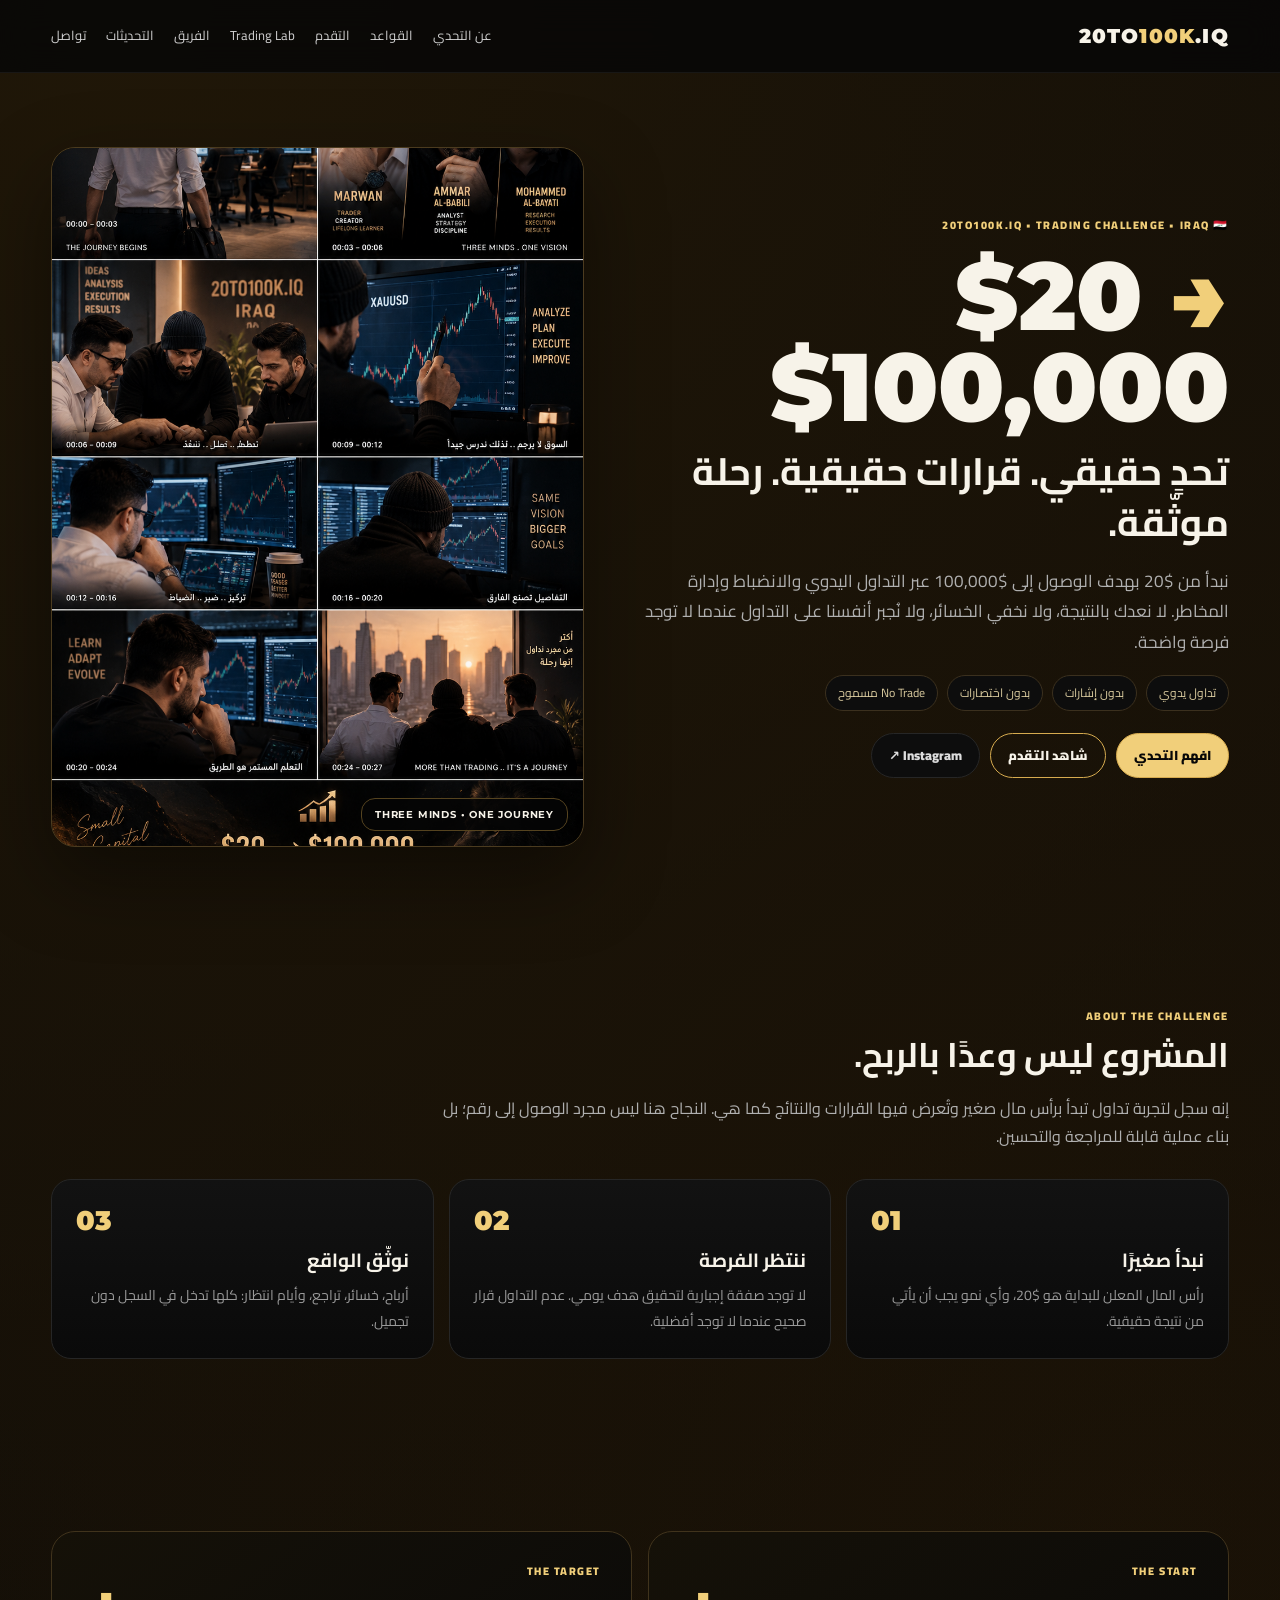
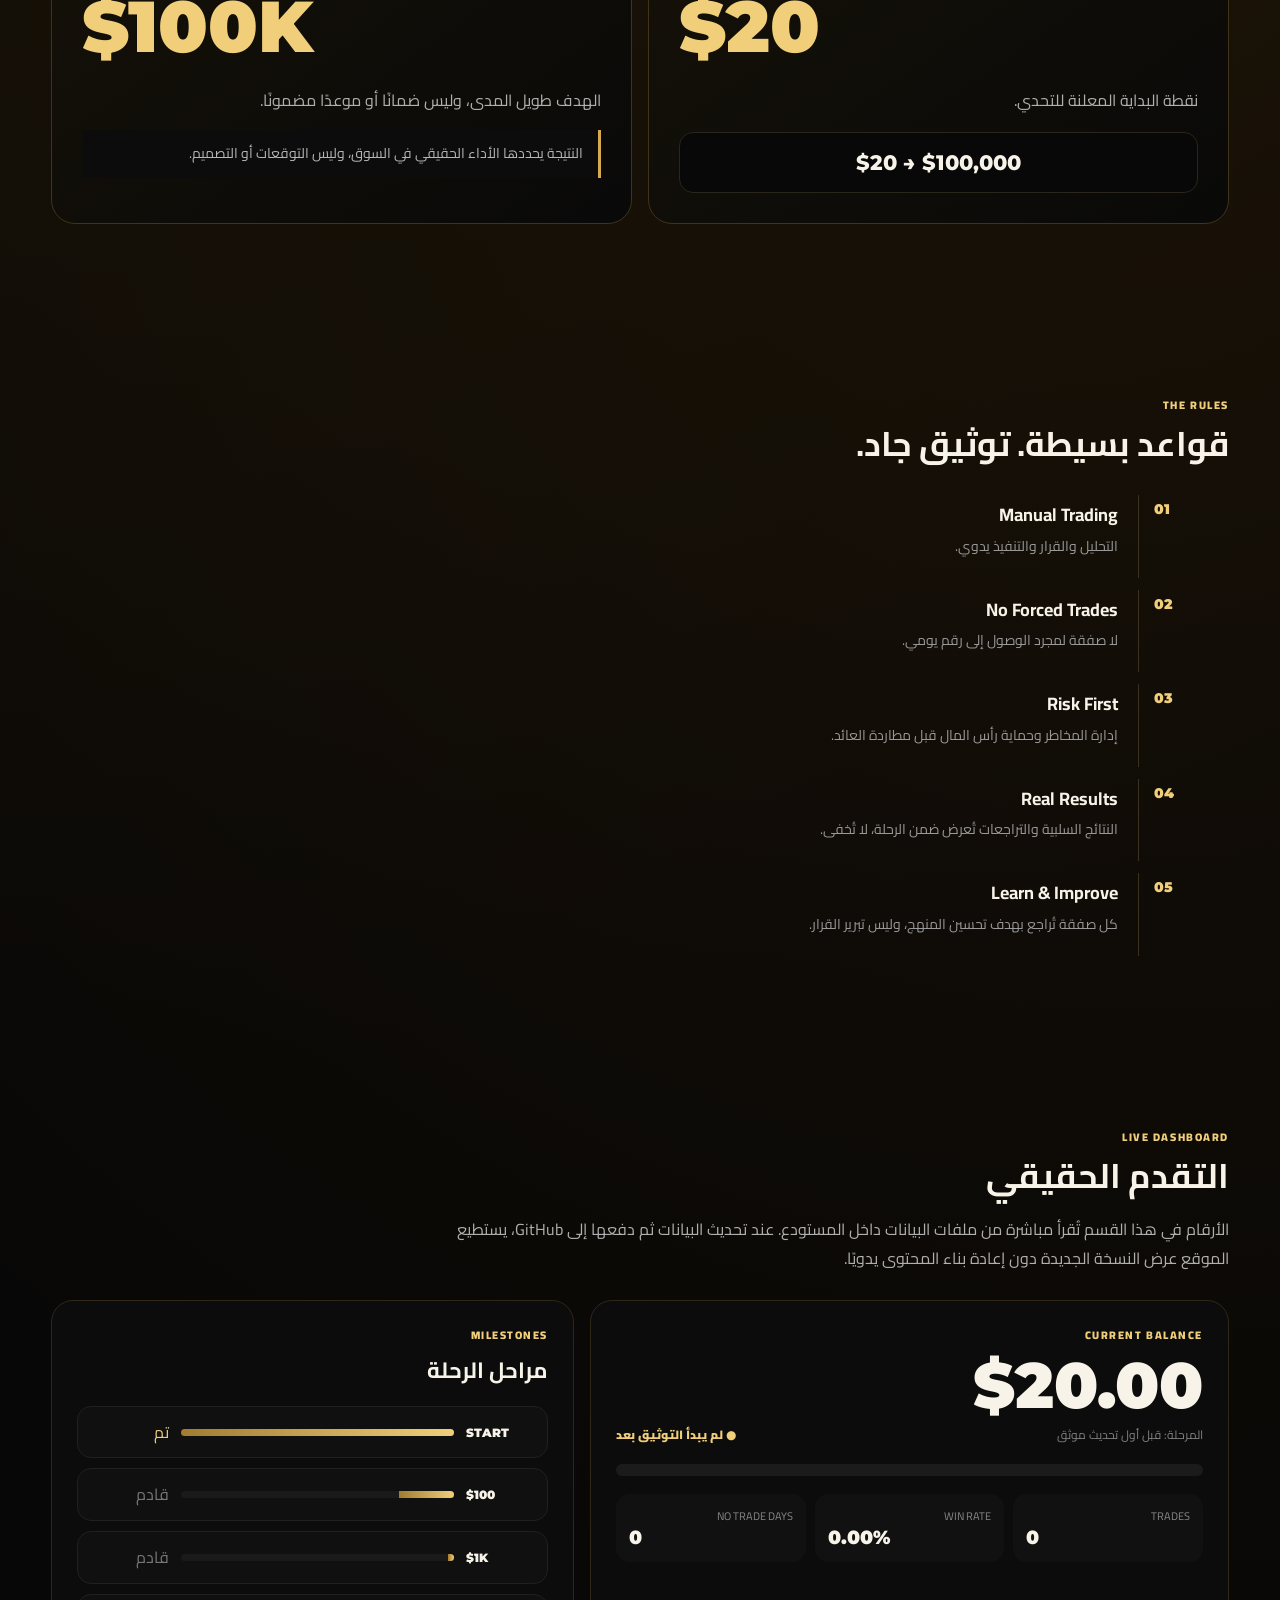
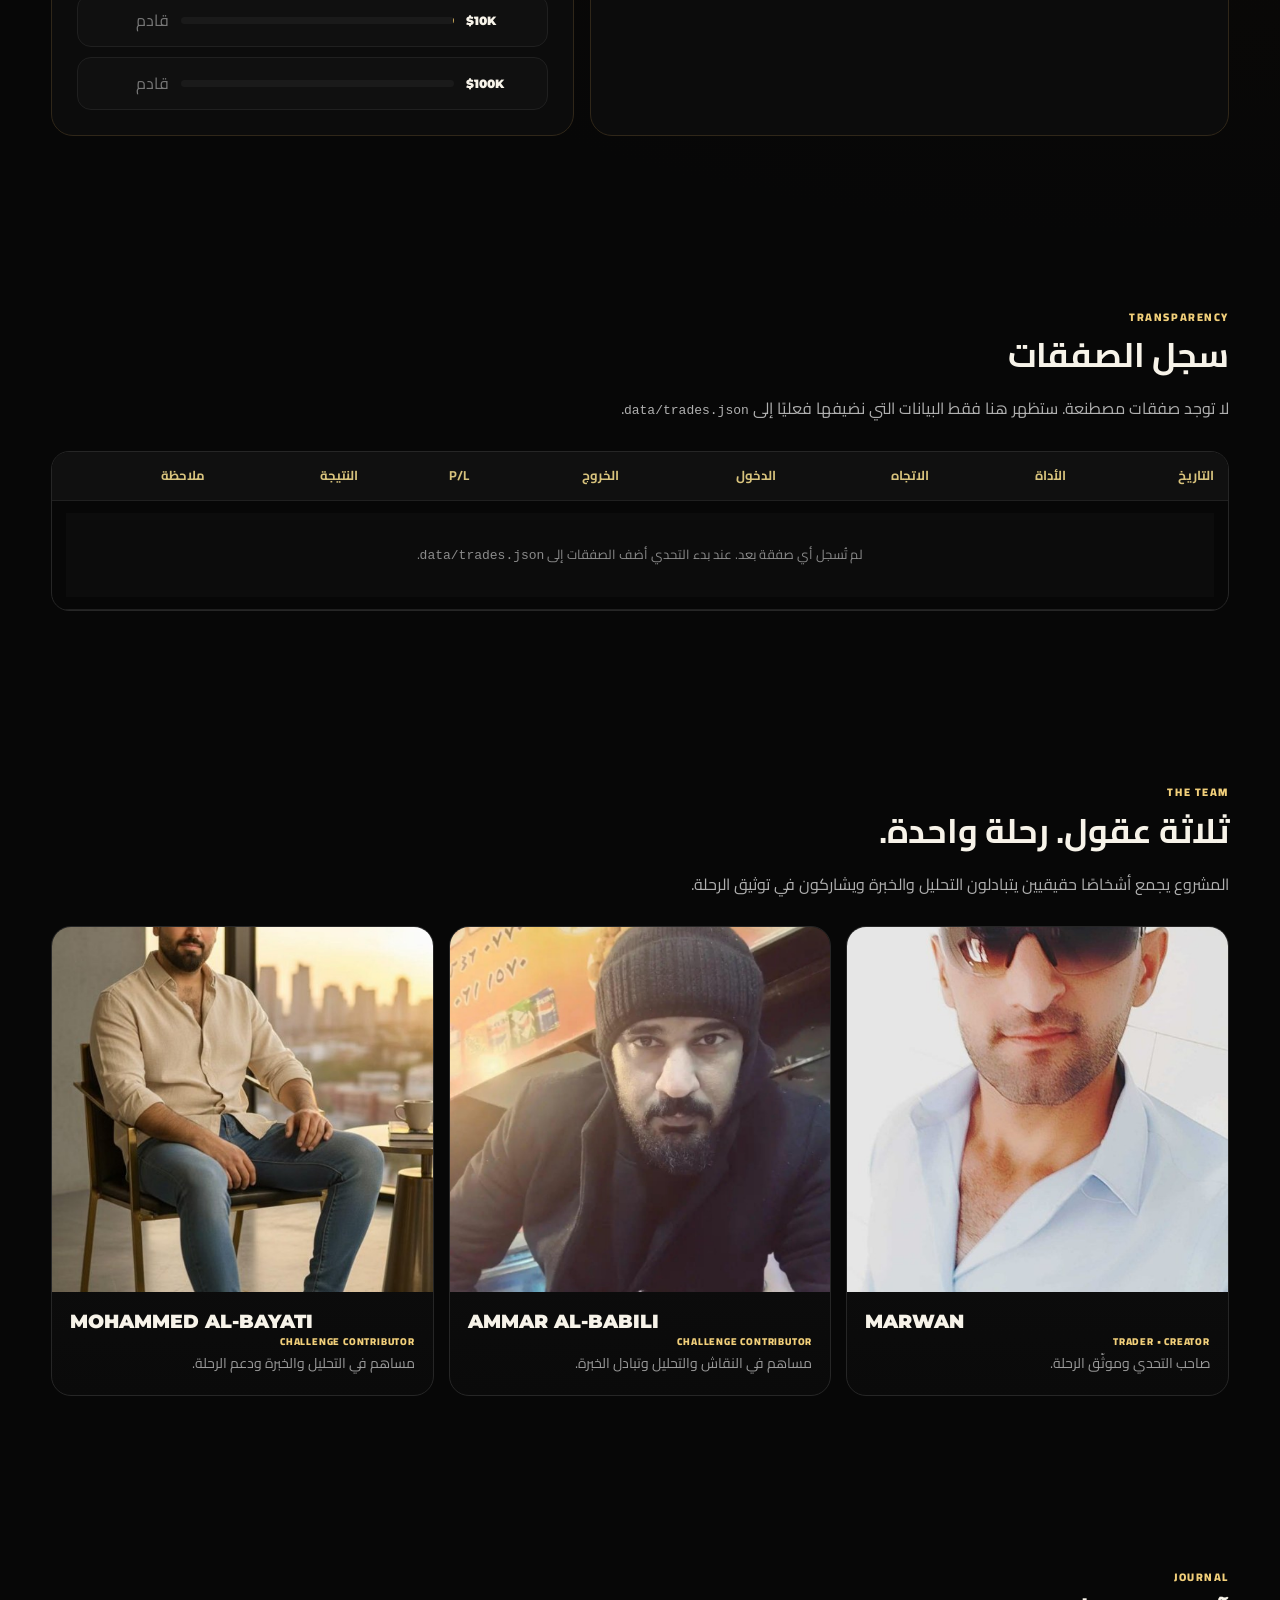
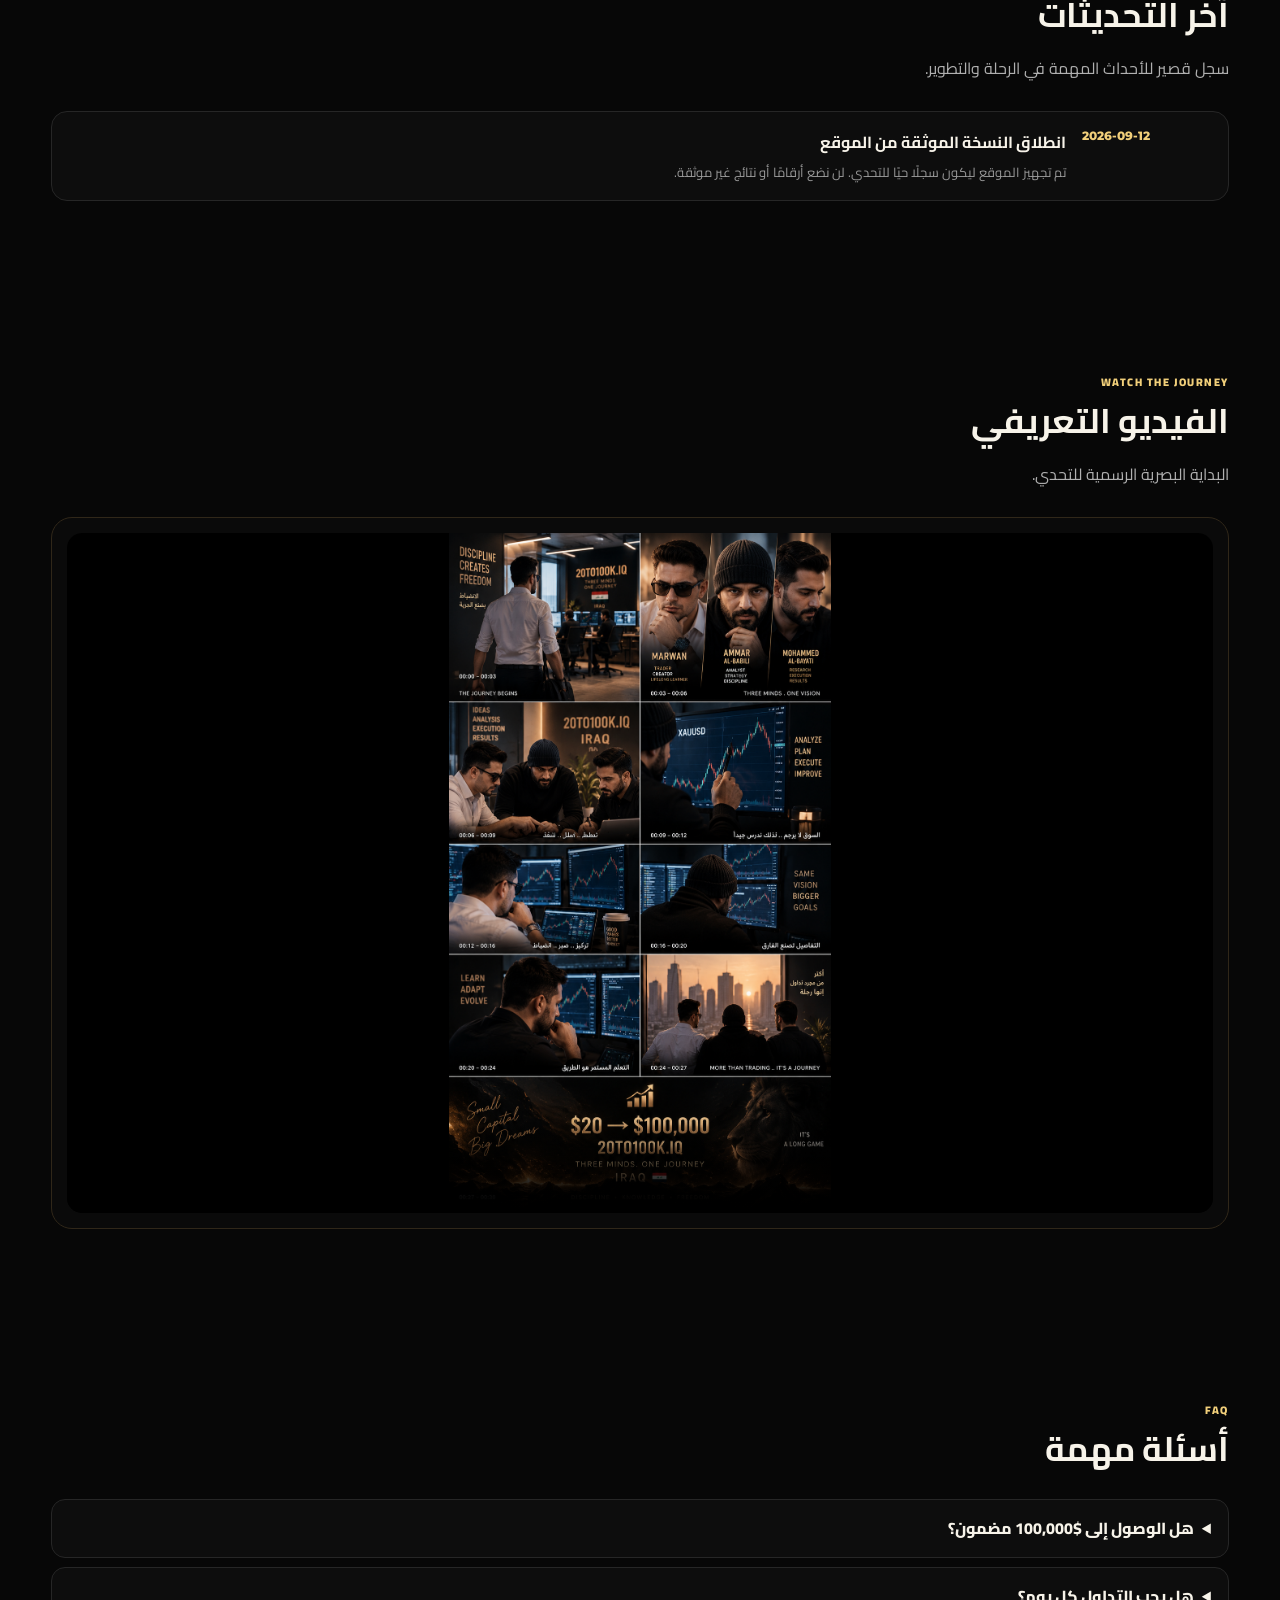
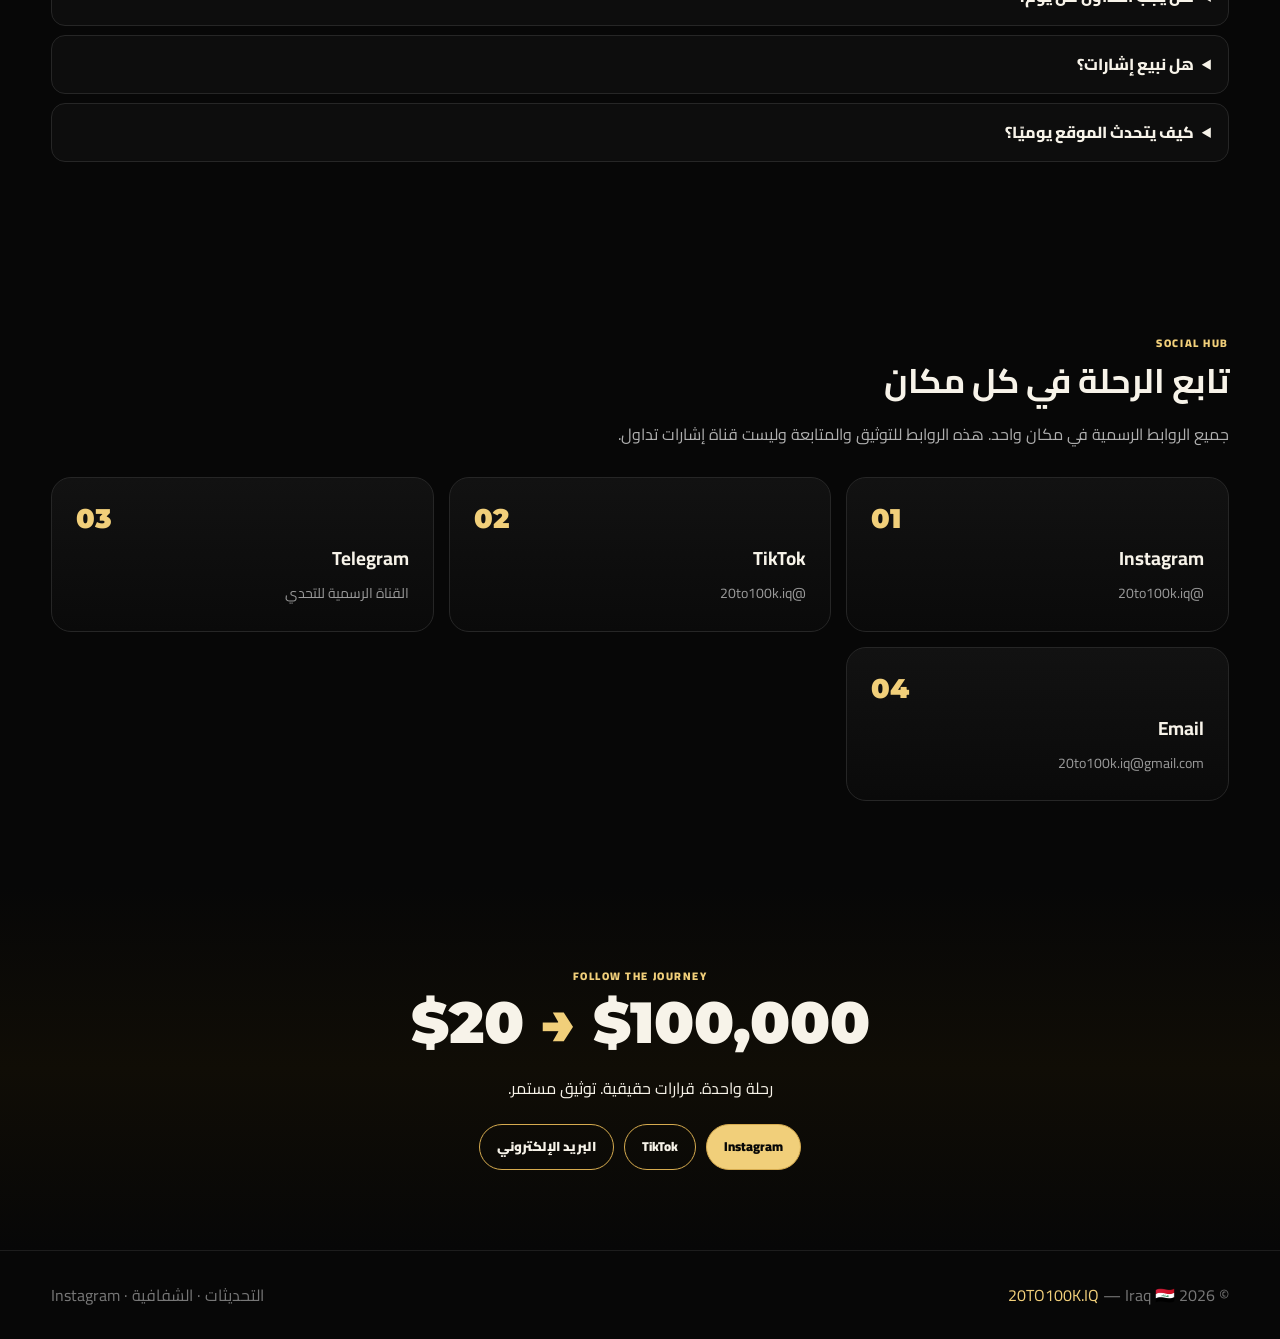
<file: index.html>
<!doctype html><html lang="ar" dir="rtl"><head><meta charset="utf-8"><meta name="viewport" content="width=device-width,initial-scale=1"><meta name="theme-color" content="#070707"><meta name="description" content="20TO100K.IQ — رحلة تداول يدوية موثقة من $20 إلى $100,000."><title>20TO100K.IQ | التحدي</title><link rel="preconnect" href="https://fonts.googleapis.com"><link rel="preconnect" href="https://fonts.gstatic.com" crossorigin><link href="https://fonts.googleapis.com/css2?family=Cairo:wght@400;500;600;700;800;900&family=Montserrat:wght@700;800;900&display=swap" rel="stylesheet"><link rel="stylesheet" href="css/style.css"><link rel="icon" href="assets/hero-storyboard.png"></head><body><header class="nav"><div class="container navin"><a class="logo" href="#top">20TO<span>100K</span>.IQ</a><nav class="links"><a href="#about">عن التحدي</a><a href="#rules">القواعد</a><a href="#progress">التقدم</a><a href="pages/tools.html">Trading Lab</a><a href="#team">الفريق</a><a href="#updates">التحديثات</a><a href="#contact">تواصل</a></nav><button class="menu" data-menu aria-label="القائمة">☰</button></div></header><main id="top">
<section class="hero container"><div class="reveal"><div class="eyebrow">20TO100K.IQ • TRADING CHALLENGE • IRAQ 🇮🇶</div><h1>$20 <span>→</span> $100,000</h1><h2>تحدٍ حقيقي. قرارات حقيقية. رحلة موثّقة.</h2><p>نبدأ من $20 بهدف الوصول إلى $100,000 عبر التداول اليدوي والانضباط وإدارة المخاطر. لا نعدك بالنتيجة، ولا نخفي الخسائر، ولا نُجبر أنفسنا على التداول عندما لا توجد فرصة واضحة.</p><div class="pills"><span class="pill">تداول يدوي</span><span class="pill">بدون إشارات</span><span class="pill">بدون اختصارات</span><span class="pill">No Trade مسموح</span></div><div class="actions"><a class="btn primary" href="pages/challenge.html">افهم التحدي</a><a class="btn" href="pages/progress.html">شاهد التقدم</a><a class="btn ghost" target="_blank" rel="noopener" href="https://www.instagram.com/20to100k.iq/">Instagram ↗</a></div></div><div class="visual reveal"><img src="assets/hero-storyboard.png" alt="20TO100K.IQ"><div class="stamp">THREE MINDS • ONE JOURNEY</div></div></section>
<section id="about" class="section container reveal"><div class="section-head"><div class="kicker">ABOUT THE CHALLENGE</div><h3>المشروع ليس وعدًا بالربح.</h3><p class="lead">إنه سجل لتجربة تداول تبدأ برأس مال صغير وتُعرض فيها القرارات والنتائج كما هي. النجاح هنا ليس مجرد الوصول إلى رقم؛ بل بناء عملية قابلة للمراجعة والتحسين.</p></div><div class="cards"><article class="card"><div class="num">01</div><h4>نبدأ صغيرًا</h4><p>رأس المال المعلن للبداية هو $20، وأي نمو يجب أن يأتي من نتيجة حقيقية.</p></article><article class="card"><div class="num">02</div><h4>ننتظر الفرصة</h4><p>لا توجد صفقة إجبارية لتحقيق هدف يومي. عدم التداول قرار صحيح عندما لا توجد أفضلية.</p></article><article class="card"><div class="num">03</div><h4>نوثّق الواقع</h4><p>أرباح، خسائر، تراجع، وأيام انتظار: كلها تدخل في السجل دون تجميل.</p></article></div></section>
<section class="section container reveal"><div class="math"><div class="bigcard"><div class="kicker">THE START</div><div class="big-number">$20</div><p class="lead">نقطة البداية المعلنة للتحدي.</p><div class="formula">$20 → $100,000</div></div><div class="bigcard"><div class="kicker">THE TARGET</div><div class="big-number">$100K</div><p class="lead">الهدف طويل المدى، وليس ضمانًا أو موعدًا مضمونًا.</p><div class="warning">النتيجة يحددها الأداء الحقيقي في السوق، وليس التوقعات أو التصميم.</div></div></div></section>
<section id="rules" class="section container reveal"><div class="section-head"><div class="kicker">THE RULES</div><h3>قواعد بسيطة. توثيق جاد.</h3></div><div class="timeline"><div class="time"><b>01</b><div><h4>Manual Trading</h4><p>التحليل والقرار والتنفيذ يدوي.</p></div></div><div class="time"><b>02</b><div><h4>No Forced Trades</h4><p>لا صفقة لمجرد الوصول إلى رقم يومي.</p></div></div><div class="time"><b>03</b><div><h4>Risk First</h4><p>إدارة المخاطر وحماية رأس المال قبل مطاردة العائد.</p></div></div><div class="time"><b>04</b><div><h4>Real Results</h4><p>النتائج السلبية والتراجعات تُعرض ضمن الرحلة، لا تُخفى.</p></div></div><div class="time"><b>05</b><div><h4>Learn & Improve</h4><p>كل صفقة تُراجع بهدف تحسين المنهج، وليس تبرير القرار.</p></div></div></div></section>
<section id="progress" class="section container reveal"><div class="section-head"><div class="kicker">LIVE DASHBOARD</div><h3>التقدم الحقيقي</h3><p class="lead">الأرقام في هذا القسم تُقرأ مباشرة من ملفات البيانات داخل المستودع. عند تحديث البيانات ثم دفعها إلى GitHub، يستطيع الموقع عرض النسخة الجديدة دون إعادة بناء المحتوى يدويًا.</p></div><div class="dashboard"><div class="progressbox"><div class="progress-top"><div><div class="kicker">CURRENT BALANCE</div><div class="big-balance" data-balance>$20.00</div><div class="subtle">المرحلة: <span data-phase>قبل أول تحديث موثق</span></div></div><div class="status">● <span data-last-update>لم يبدأ التوثيق بعد</span></div></div><div class="bar" role="progressbar" aria-valuemin="0" aria-valuemax="100"><i data-progress></i></div><div class="stats"><div class="stat"><small>TRADES</small><strong data-stat="trades">0</strong></div><div class="stat"><small>WIN RATE</small><strong data-winrate>—</strong></div><div class="stat"><small>NO TRADE DAYS</small><strong data-stat="noTrade">0</strong></div></div></div><div class="panel"><div class="kicker">MILESTONES</div><h4 style="margin:5px 0 15px;font-size:22px">مراحل الرحلة</h4><div class="milestones" data-milestones></div></div></div></section>
<section class="section container reveal"><div class="section-head"><div class="kicker">TRANSPARENCY</div><h3>سجل الصفقات</h3><p class="lead">لا توجد صفقات مصطنعة. ستظهر هنا فقط البيانات التي نضيفها فعليًا إلى <code>data/trades.json</code>.</p></div><div class="table-wrap"><table class="table"><thead><tr><th>التاريخ</th><th>الأداة</th><th>الاتجاه</th><th>الدخول</th><th>الخروج</th><th>P/L</th><th>النتيجة</th><th>ملاحظة</th></tr></thead><tbody data-trades></tbody></table></div></section>
<section id="team" class="section container reveal"><div class="section-head"><div class="kicker">THE TEAM</div><h3>ثلاثة عقول. رحلة واحدة.</h3><p class="lead">المشروع يجمع أشخاصًا حقيقيين يتبادلون التحليل والخبرة ويشاركون في توثيق الرحلة.</p></div><div class="team"><article class="card person"><img src="assets/marwan.jpg" alt="Marwan"><div class="body"><strong>MARWAN</strong><div class="role">TRADER • CREATOR</div><p>صاحب التحدي وموثّق الرحلة.</p></div></article><article class="card person"><img src="assets/ammar.jpg" alt="Ammar Al-Babili"><div class="body"><strong>AMMAR AL-BABILI</strong><div class="role">CHALLENGE CONTRIBUTOR</div><p>مساهم في النقاش والتحليل وتبادل الخبرة.</p></div></article><article class="card person"><img src="assets/mohammed.jpg" alt="Mohammed Al-Bayati"><div class="body"><strong>MOHAMMED AL-BAYATI</strong><div class="role">CHALLENGE CONTRIBUTOR</div><p>مساهم في التحليل والخبرة ودعم الرحلة.</p></div></article></div></section>
<section id="updates" class="section container reveal"><div class="section-head"><div class="kicker">JOURNAL</div><h3>آخر التحديثات</h3><p class="lead">سجل قصير للأحداث المهمة في الرحلة والتطوير.</p></div><div class="updates" data-updates></div></section>
<section class="section container reveal"><div class="section-head"><div class="kicker">WATCH THE JOURNEY</div><h3>الفيديو التعريفي</h3><p class="lead">البداية البصرية الرسمية للتحدي.</p></div><div class="video"><video controls playsinline preload="metadata" poster="assets/hero-storyboard.png"><source src="20to100k-intro.mp4" type="video/mp4"></video></div></section>
<section class="section container reveal"><div class="section-head"><div class="kicker">FAQ</div><h3>أسئلة مهمة</h3></div><div class="faq"><details><summary>هل الوصول إلى $100,000 مضمون؟</summary><p>لا. هو هدف للمشروع وليس وعدًا بعائد أو نتيجة.</p></details><details><summary>هل يجب التداول كل يوم؟</summary><p>لا. No Trade قرار مشروع عندما لا توجد فرصة مناسبة.</p></details><details><summary>هل نبيع إشارات؟</summary><p>لا. الهدف توثيق الرحلة والعملية، وليس بيع إشارات أو وعود.</p></details><details><summary>كيف يتحدث الموقع يوميًا؟</summary><p>البيانات منفصلة عن التصميم. عدّل ملفات <code>data/</code> ثم ارفع التغيير إلى GitHub، وستُحدّث الاستضافة النسخة تلقائيًا.</p></details></div></section>
<section class="section container reveal"><div class="section-head"><div class="kicker">SOCIAL HUB</div><h3>تابع الرحلة في كل مكان</h3><p class="lead">جميع الروابط الرسمية في مكان واحد. هذه الروابط للتوثيق والمتابعة وليست قناة إشارات تداول.</p></div><div class="cards"><a class="card" target="_blank" rel="noopener" href="https://www.instagram.com/20to100k.iq/"><div class="num">01</div><h4>Instagram</h4><p>@20to100k.iq</p></a><a class="card" target="_blank" rel="noopener" href="https://www.tiktok.com/@20to100k.iq"><div class="num">02</div><h4>TikTok</h4><p>@20to100k.iq</p></a><a class="card" target="_blank" rel="noopener" href="https://t.me/+hdQDOiYvJPU4N2Ri"><div class="num">03</div><h4>Telegram</h4><p>القناة الرسمية للتحدي</p></a><a class="card" href="mailto:20to100k.iq@gmail.com"><div class="num">04</div><h4>Email</h4><p>20to100k.iq@gmail.com</p></a></div></section><section id="contact" class="cta reveal"><div class="container"><div class="kicker">FOLLOW THE JOURNEY</div><h3>$20 <span class="gold">→</span> $100,000</h3><p>رحلة واحدة. قرارات حقيقية. توثيق مستمر.</p><div class="actions" style="justify-content:center"><a class="btn primary" target="_blank" rel="noopener" href="https://www.instagram.com/20to100k.iq/">Instagram</a><a class="btn" target="_blank" rel="noopener" href="https://www.tiktok.com/@20to100k.iq">TikTok</a><a class="btn" href="mailto:20to100k.iq@gmail.com">البريد الإلكتروني</a></div></div></section></main><footer><div class="container foot"><div>© 2026 <span class="gold">20TO100K.IQ</span> — Iraq 🇮🇶</div><div><a href="pages/updates.html">التحديثات</a> · <a href="pages/transparency.html">الشفافية</a> · <a href="https://www.instagram.com/20to100k.iq/" target="_blank" rel="noopener">Instagram</a></div></div></footer><script src="js/app.js"></script></body></html>
</file>
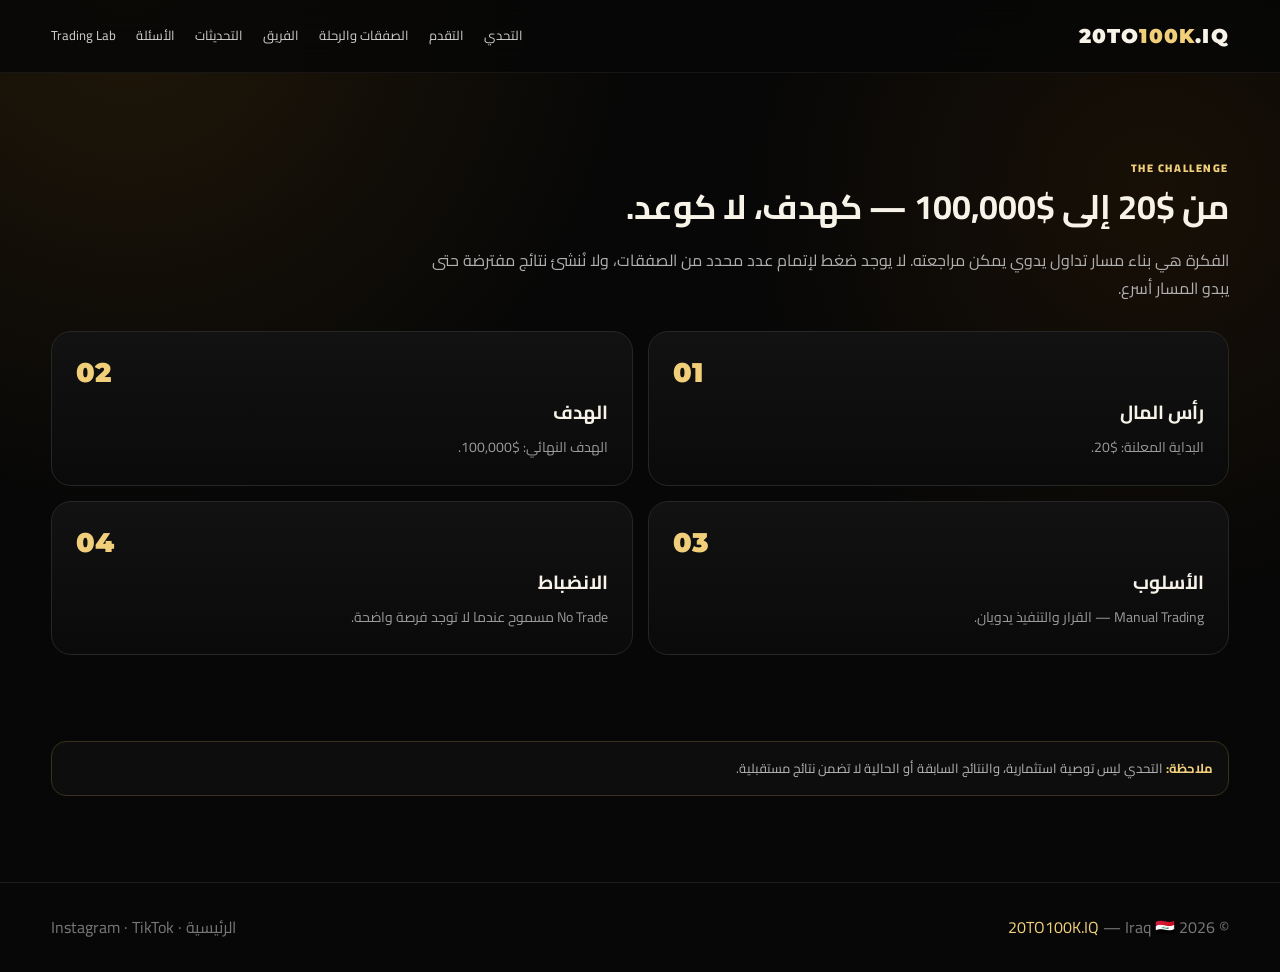
<file: pages/challenge.html>
<!doctype html><html lang="ar" dir="rtl"><head><meta charset="utf-8"><meta name="viewport" content="width=device-width,initial-scale=1"><meta name="theme-color" content="#070707"><title>20TO100K.IQ</title><link rel="preconnect" href="https://fonts.googleapis.com"><link rel="preconnect" href="https://fonts.gstatic.com" crossorigin><link href="https://fonts.googleapis.com/css2?family=Cairo:wght@400;500;600;700;800;900&family=Montserrat:wght@700;800;900&display=swap" rel="stylesheet"><link rel="stylesheet" href="../css/style.css"></head><body><header class="nav"><div class="container navin"><a class="logo" href="../index.html">20TO<span>100K</span>.IQ</a><nav class="links"><a href="challenge.html">التحدي</a><a href="progress.html">التقدم</a><a href="journey.html">الصفقات والرحلة</a><a href="team.html">الفريق</a><a href="updates.html">التحديثات</a><a href="faq.html">الأسئلة</a><a href="tools.html">Trading Lab</a></nav><button class="menu" data-menu aria-label="القائمة">☰</button></div></header><main><section class="section container"><div class="section-head"><div class="kicker">THE CHALLENGE</div><h3>من $20 إلى $100,000 — كهدف، لا كوعد.</h3><p class="lead">الفكرة هي بناء مسار تداول يدوي يمكن مراجعته. لا يوجد ضغط لإتمام عدد محدد من الصفقات، ولا نُنشئ نتائج مفترضة حتى يبدو المسار أسرع.</p></div><div class="grid-2"><article class="card"><div class="num">01</div><h4>رأس المال</h4><p>البداية المعلنة: $20.</p></article><article class="card"><div class="num">02</div><h4>الهدف</h4><p>الهدف النهائي: $100,000.</p></article><article class="card"><div class="num">03</div><h4>الأسلوب</h4><p>Manual Trading — القرار والتنفيذ يدويان.</p></article><article class="card"><div class="num">04</div><h4>الانضباط</h4><p>No Trade مسموح عندما لا توجد فرصة واضحة.</p></article></div><div class="section" style="padding-bottom:0"><div class="notice"><strong class="gold">ملاحظة:</strong> التحدي ليس توصية استثمارية، والنتائج السابقة أو الحالية لا تضمن نتائج مستقبلية.</div></div></section></main><footer><div class="container foot"><div>© 2026 <span class="gold">20TO100K.IQ</span> — Iraq 🇮🇶</div><div><a href="../index.html">الرئيسية</a> · <a target="_blank" rel="noopener" href="https://www.instagram.com/20to100k.iq/">Instagram</a> · <a target="_blank" rel="noopener" href="https://www.tiktok.com/@20to100k.iq">TikTok</a></div></div></footer><script src="../js/app.js"></script></body></html>
</file>
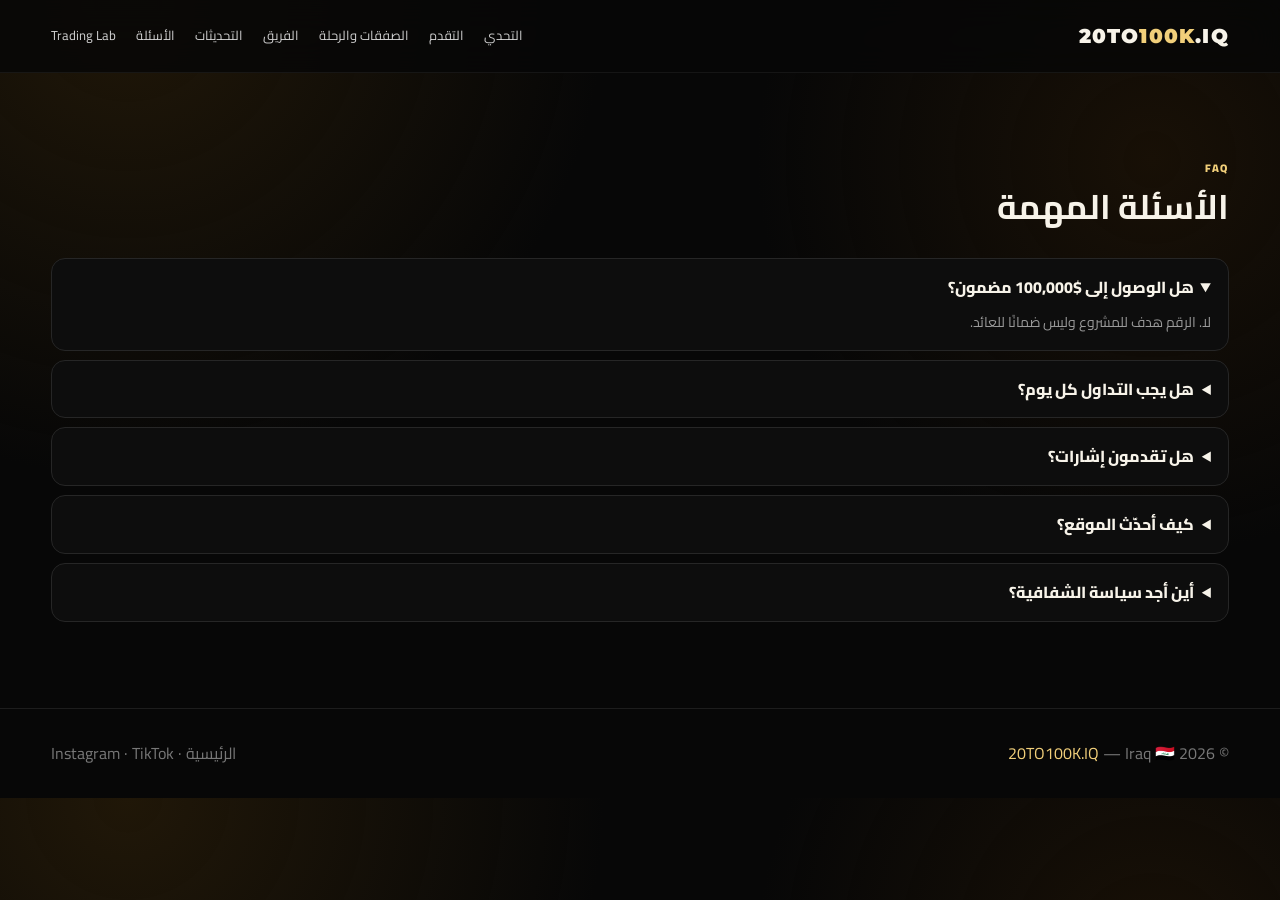
<file: pages/faq.html>
<!doctype html><html lang="ar" dir="rtl"><head><meta charset="utf-8"><meta name="viewport" content="width=device-width,initial-scale=1"><meta name="theme-color" content="#070707"><title>20TO100K.IQ</title><link rel="preconnect" href="https://fonts.googleapis.com"><link rel="preconnect" href="https://fonts.gstatic.com" crossorigin><link href="https://fonts.googleapis.com/css2?family=Cairo:wght@400;500;600;700;800;900&family=Montserrat:wght@700;800;900&display=swap" rel="stylesheet"><link rel="stylesheet" href="../css/style.css"></head><body><header class="nav"><div class="container navin"><a class="logo" href="../index.html">20TO<span>100K</span>.IQ</a><nav class="links"><a href="challenge.html">التحدي</a><a href="progress.html">التقدم</a><a href="journey.html">الصفقات والرحلة</a><a href="team.html">الفريق</a><a href="updates.html">التحديثات</a><a href="faq.html">الأسئلة</a><a href="tools.html">Trading Lab</a></nav><button class="menu" data-menu aria-label="القائمة">☰</button></div></header><main><section class="section container"><div class="section-head"><div class="kicker">FAQ</div><h3>الأسئلة المهمة</h3></div><div class="faq"><details open><summary>هل الوصول إلى $100,000 مضمون؟</summary><p>لا. الرقم هدف للمشروع وليس ضمانًا للعائد.</p></details><details><summary>هل يجب التداول كل يوم؟</summary><p>لا. عدم التداول عند غياب الفرصة الجيدة جزء من قواعد التحدي.</p></details><details><summary>هل تقدمون إشارات؟</summary><p>لا. الموقع يوثق رحلتنا ولا يبيع إشارات أو وعودًا.</p></details><details><summary>كيف أحدّث الموقع؟</summary><p>حرّر ملفات JSON داخل مجلد <code>data/</code> ثم ارفع commit إلى المستودع. الاستضافة المستمرة تبني النسخة الجديدة تلقائيًا.</p></details><details><summary>أين أجد سياسة الشفافية؟</summary><p>صفحة <a class="gold" href="transparency.html">الشفافية</a> تشرح ما الذي نعرضه وكيف نتعامل مع البيانات والنتائج.</p></details></div></section></main><footer><div class="container foot"><div>© 2026 <span class="gold">20TO100K.IQ</span> — Iraq 🇮🇶</div><div><a href="../index.html">الرئيسية</a> · <a target="_blank" rel="noopener" href="https://www.instagram.com/20to100k.iq/">Instagram</a> · <a target="_blank" rel="noopener" href="https://www.tiktok.com/@20to100k.iq">TikTok</a></div></div></footer><script src="../js/app.js"></script></body></html>
</file>
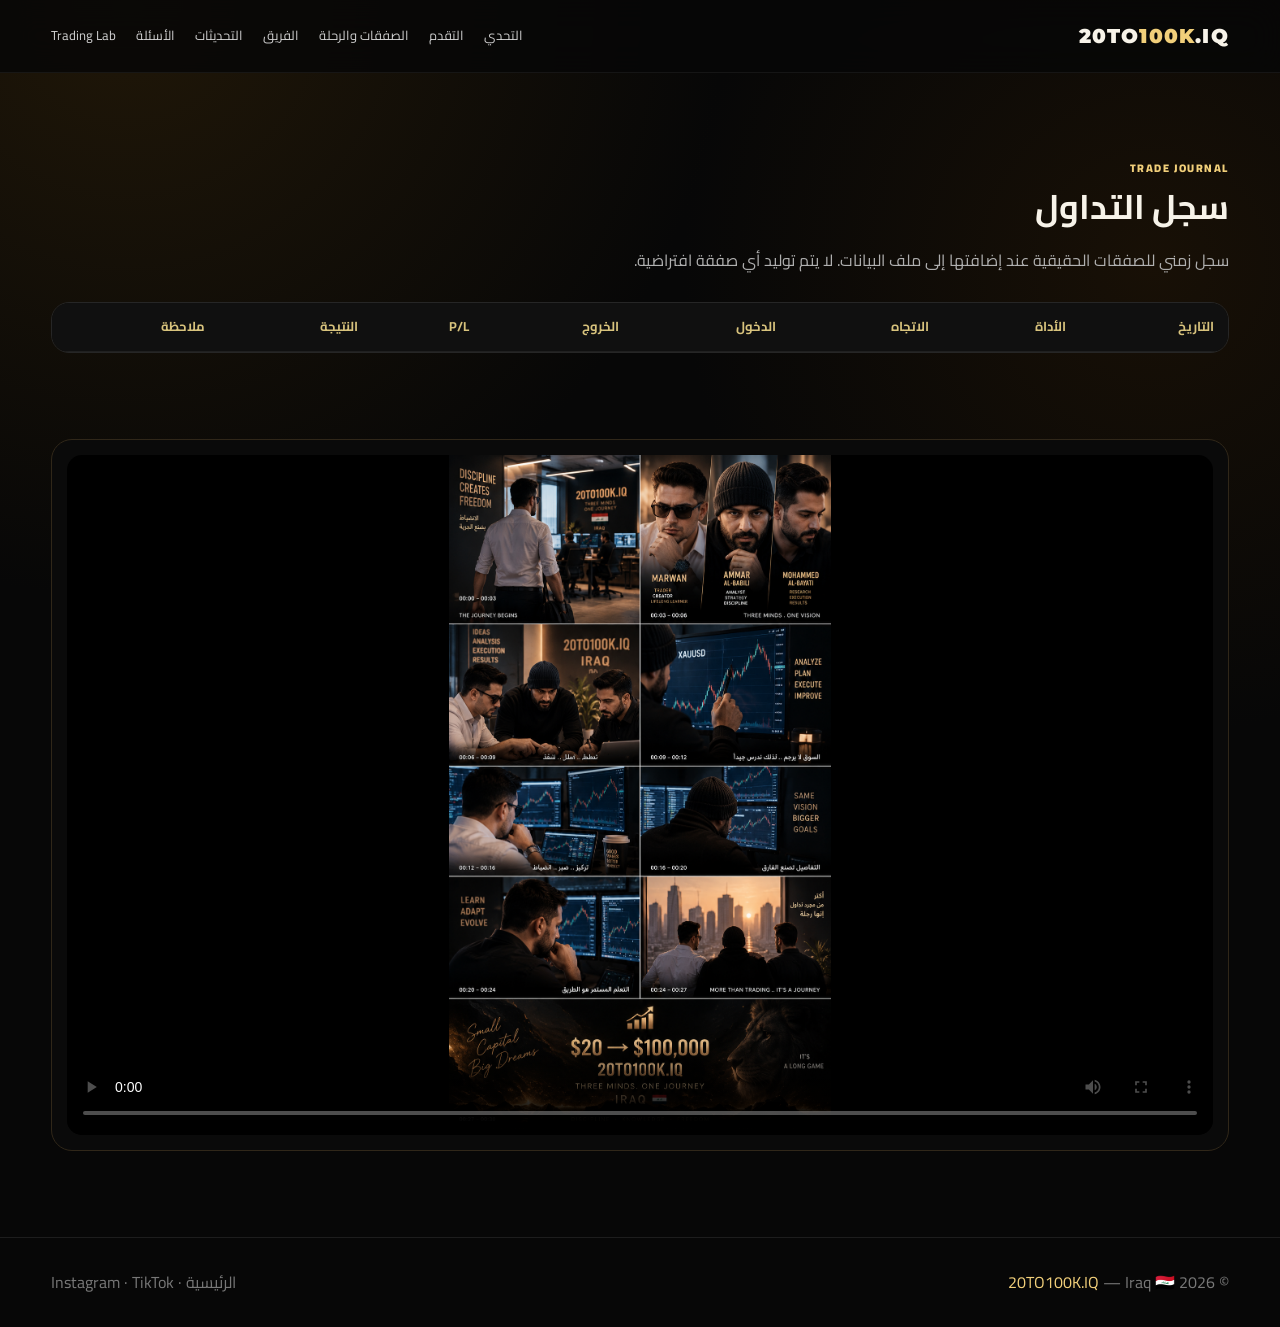
<file: pages/journey.html>
<!doctype html><html lang="ar" dir="rtl"><head><meta charset="utf-8"><meta name="viewport" content="width=device-width,initial-scale=1"><meta name="theme-color" content="#070707"><title>20TO100K.IQ</title><link rel="preconnect" href="https://fonts.googleapis.com"><link rel="preconnect" href="https://fonts.gstatic.com" crossorigin><link href="https://fonts.googleapis.com/css2?family=Cairo:wght@400;500;600;700;800;900&family=Montserrat:wght@700;800;900&display=swap" rel="stylesheet"><link rel="stylesheet" href="../css/style.css"></head><body><header class="nav"><div class="container navin"><a class="logo" href="../index.html">20TO<span>100K</span>.IQ</a><nav class="links"><a href="challenge.html">التحدي</a><a href="progress.html">التقدم</a><a href="journey.html">الصفقات والرحلة</a><a href="team.html">الفريق</a><a href="updates.html">التحديثات</a><a href="faq.html">الأسئلة</a><a href="tools.html">Trading Lab</a></nav><button class="menu" data-menu aria-label="القائمة">☰</button></div></header><main><section class="section container"><div class="section-head"><div class="kicker">TRADE JOURNAL</div><h3>سجل التداول</h3><p class="lead">سجل زمني للصفقات الحقيقية عند إضافتها إلى ملف البيانات. لا يتم توليد أي صفقة افتراضية.</p></div><div class="table-wrap"><table class="table"><thead><tr><th>التاريخ</th><th>الأداة</th><th>الاتجاه</th><th>الدخول</th><th>الخروج</th><th>P/L</th><th>النتيجة</th><th>ملاحظة</th></tr></thead><tbody data-trades></tbody></table></div><div class="section" style="padding-bottom:0"><div class="video"><video controls playsinline preload="metadata" poster="../assets/hero-storyboard.png"><source src="../20to100k-intro.mp4" type="video/mp4"></video></div></div></section></main><footer><div class="container foot"><div>© 2026 <span class="gold">20TO100K.IQ</span> — Iraq 🇮🇶</div><div><a href="../index.html">الرئيسية</a> · <a target="_blank" rel="noopener" href="https://www.instagram.com/20to100k.iq/">Instagram</a> · <a target="_blank" rel="noopener" href="https://www.tiktok.com/@20to100k.iq">TikTok</a></div></div></footer><script src="../js/app.js"></script></body></html>
</file>
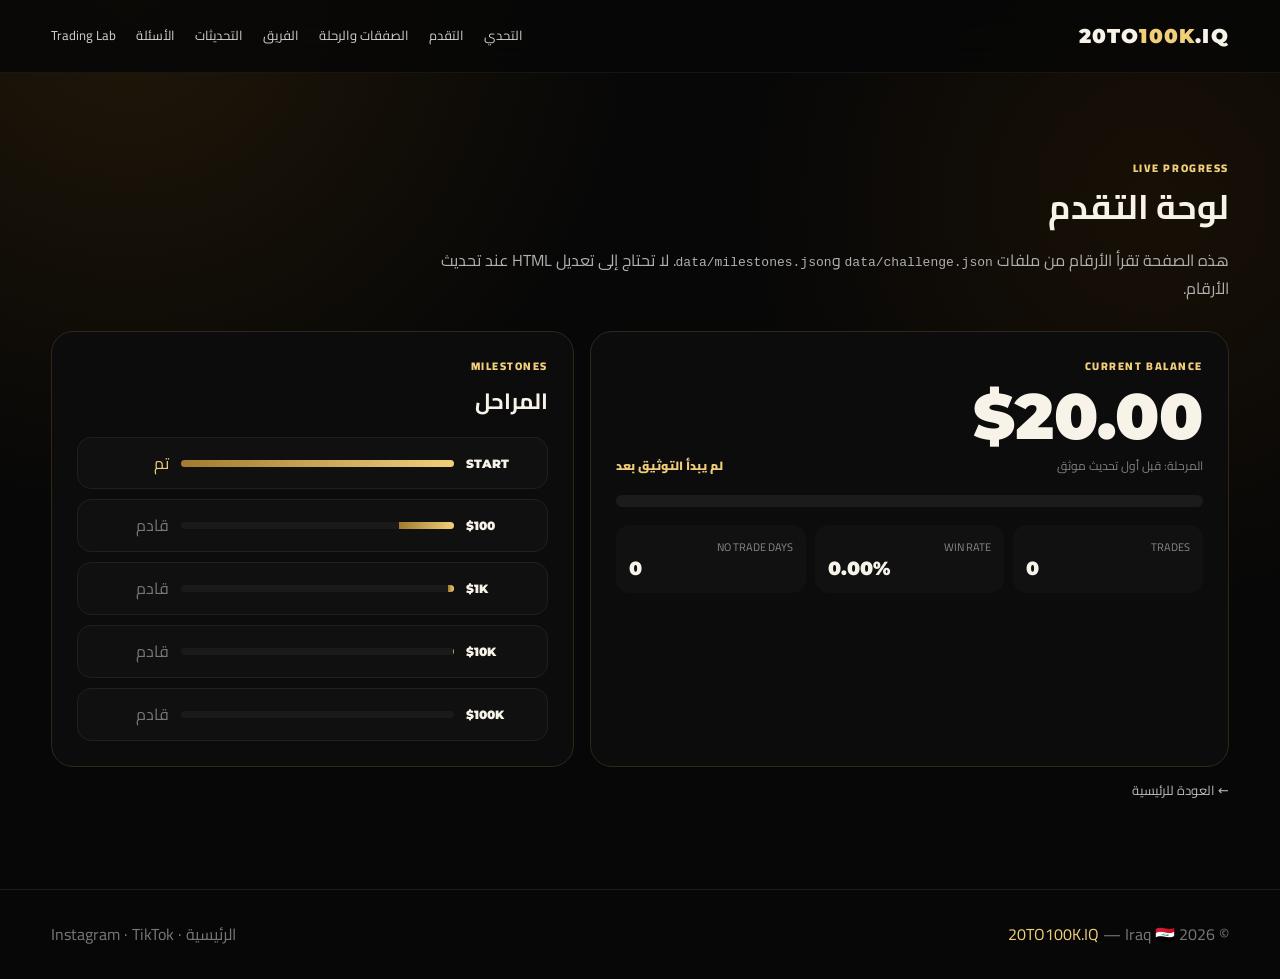
<file: pages/progress.html>
<!doctype html><html lang="ar" dir="rtl"><head><meta charset="utf-8"><meta name="viewport" content="width=device-width,initial-scale=1"><meta name="theme-color" content="#070707"><title>20TO100K.IQ</title><link rel="preconnect" href="https://fonts.googleapis.com"><link rel="preconnect" href="https://fonts.gstatic.com" crossorigin><link href="https://fonts.googleapis.com/css2?family=Cairo:wght@400;500;600;700;800;900&family=Montserrat:wght@700;800;900&display=swap" rel="stylesheet"><link rel="stylesheet" href="../css/style.css"></head><body><header class="nav"><div class="container navin"><a class="logo" href="../index.html">20TO<span>100K</span>.IQ</a><nav class="links"><a href="challenge.html">التحدي</a><a href="progress.html">التقدم</a><a href="journey.html">الصفقات والرحلة</a><a href="team.html">الفريق</a><a href="updates.html">التحديثات</a><a href="faq.html">الأسئلة</a><a href="tools.html">Trading Lab</a></nav><button class="menu" data-menu aria-label="القائمة">☰</button></div></header><main><section class="section container"><div class="section-head"><div class="kicker">LIVE PROGRESS</div><h3>لوحة التقدم</h3><p class="lead">هذه الصفحة تقرأ الأرقام من ملفات <code>data/challenge.json</code> و<code>data/milestones.json</code>. لا تحتاج إلى تعديل HTML عند تحديث الأرقام.</p></div><div class="dashboard"><div class="progressbox"><div class="progress-top"><div><div class="kicker">CURRENT BALANCE</div><div class="big-balance" data-balance>$20.00</div><div class="subtle">المرحلة: <span data-phase></span></div></div><div class="status"><span data-last-update></span></div></div><div class="bar"><i data-progress></i></div><div class="stats"><div class="stat"><small>TRADES</small><strong data-stat="trades">0</strong></div><div class="stat"><small>WIN RATE</small><strong data-winrate>—</strong></div><div class="stat"><small>NO TRADE DAYS</small><strong data-stat="noTrade">0</strong></div></div></div><div class="panel"><div class="kicker">MILESTONES</div><h4 style="margin:5px 0 15px;font-size:22px">المراحل</h4><div class="milestones" data-milestones></div></div></div><a class="back" href="../index.html">← العودة للرئيسية</a></section></main><footer><div class="container foot"><div>© 2026 <span class="gold">20TO100K.IQ</span> — Iraq 🇮🇶</div><div><a href="../index.html">الرئيسية</a> · <a target="_blank" rel="noopener" href="https://www.instagram.com/20to100k.iq/">Instagram</a> · <a target="_blank" rel="noopener" href="https://www.tiktok.com/@20to100k.iq">TikTok</a></div></div></footer><script src="../js/app.js"></script></body></html>
</file>
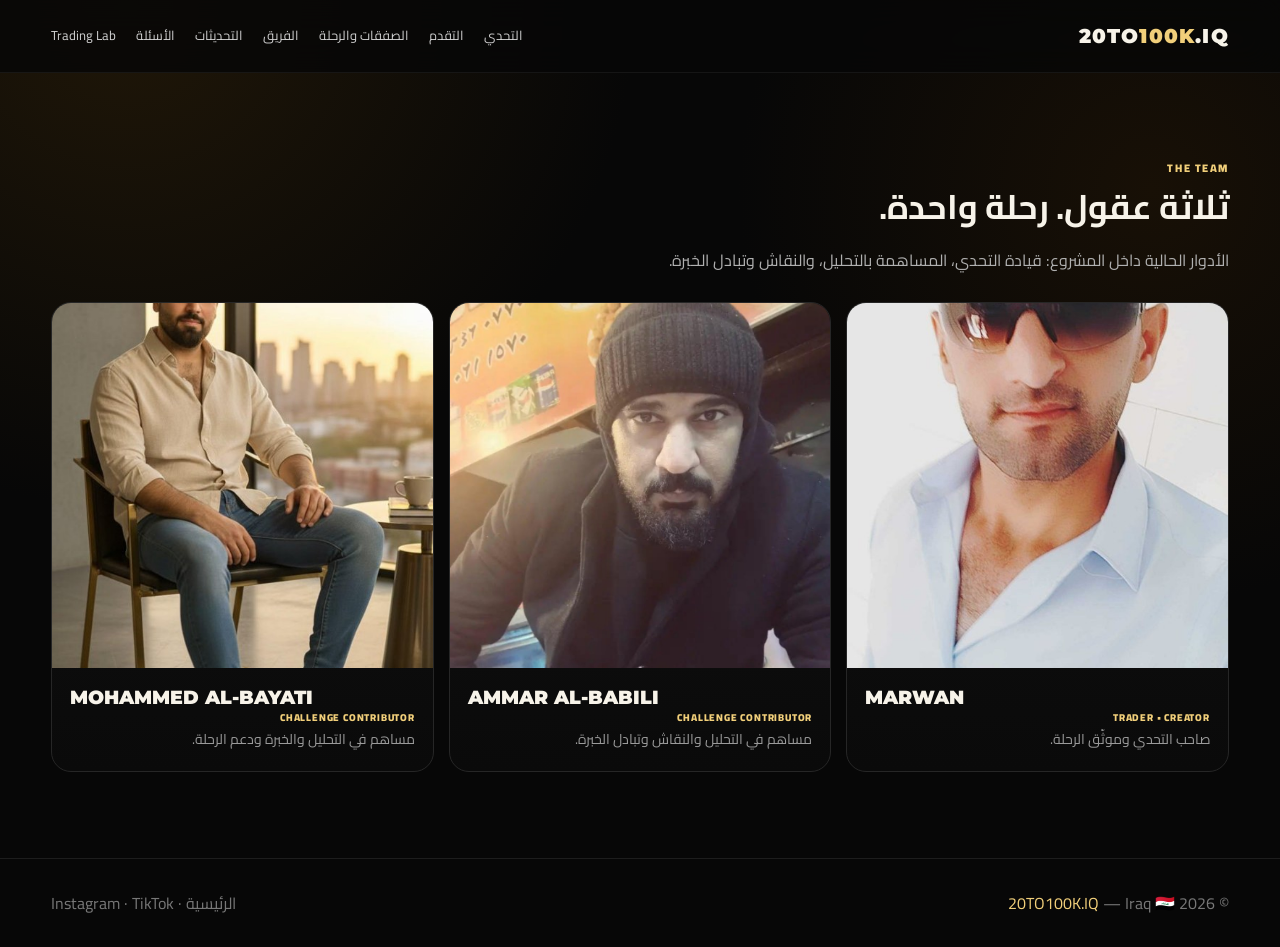
<file: pages/team.html>
<!doctype html><html lang="ar" dir="rtl"><head><meta charset="utf-8"><meta name="viewport" content="width=device-width,initial-scale=1"><meta name="theme-color" content="#070707"><title>20TO100K.IQ</title><link rel="preconnect" href="https://fonts.googleapis.com"><link rel="preconnect" href="https://fonts.gstatic.com" crossorigin><link href="https://fonts.googleapis.com/css2?family=Cairo:wght@400;500;600;700;800;900&family=Montserrat:wght@700;800;900&display=swap" rel="stylesheet"><link rel="stylesheet" href="../css/style.css"></head><body><header class="nav"><div class="container navin"><a class="logo" href="../index.html">20TO<span>100K</span>.IQ</a><nav class="links"><a href="challenge.html">التحدي</a><a href="progress.html">التقدم</a><a href="journey.html">الصفقات والرحلة</a><a href="team.html">الفريق</a><a href="updates.html">التحديثات</a><a href="faq.html">الأسئلة</a><a href="tools.html">Trading Lab</a></nav><button class="menu" data-menu aria-label="القائمة">☰</button></div></header><main><section class="section container"><div class="section-head"><div class="kicker">THE TEAM</div><h3>ثلاثة عقول. رحلة واحدة.</h3><p class="lead">الأدوار الحالية داخل المشروع: قيادة التحدي، المساهمة بالتحليل، والنقاش وتبادل الخبرة.</p></div><div class="team"><article class="card person"><img src="../assets/marwan.jpg" alt="Marwan"><div class="body"><strong>MARWAN</strong><div class="role">TRADER • CREATOR</div><p>صاحب التحدي وموثّق الرحلة.</p></div></article><article class="card person"><img src="../assets/ammar.jpg" alt="Ammar Al-Babili"><div class="body"><strong>AMMAR AL-BABILI</strong><div class="role">CHALLENGE CONTRIBUTOR</div><p>مساهم في التحليل والنقاش وتبادل الخبرة.</p></div></article><article class="card person"><img src="../assets/mohammed.jpg" alt="Mohammed Al-Bayati"><div class="body"><strong>MOHAMMED AL-BAYATI</strong><div class="role">CHALLENGE CONTRIBUTOR</div><p>مساهم في التحليل والخبرة ودعم الرحلة.</p></div></article></div></section></main><footer><div class="container foot"><div>© 2026 <span class="gold">20TO100K.IQ</span> — Iraq 🇮🇶</div><div><a href="../index.html">الرئيسية</a> · <a target="_blank" rel="noopener" href="https://www.instagram.com/20to100k.iq/">Instagram</a> · <a target="_blank" rel="noopener" href="https://www.tiktok.com/@20to100k.iq">TikTok</a></div></div></footer><script src="../js/app.js"></script></body></html>
</file>
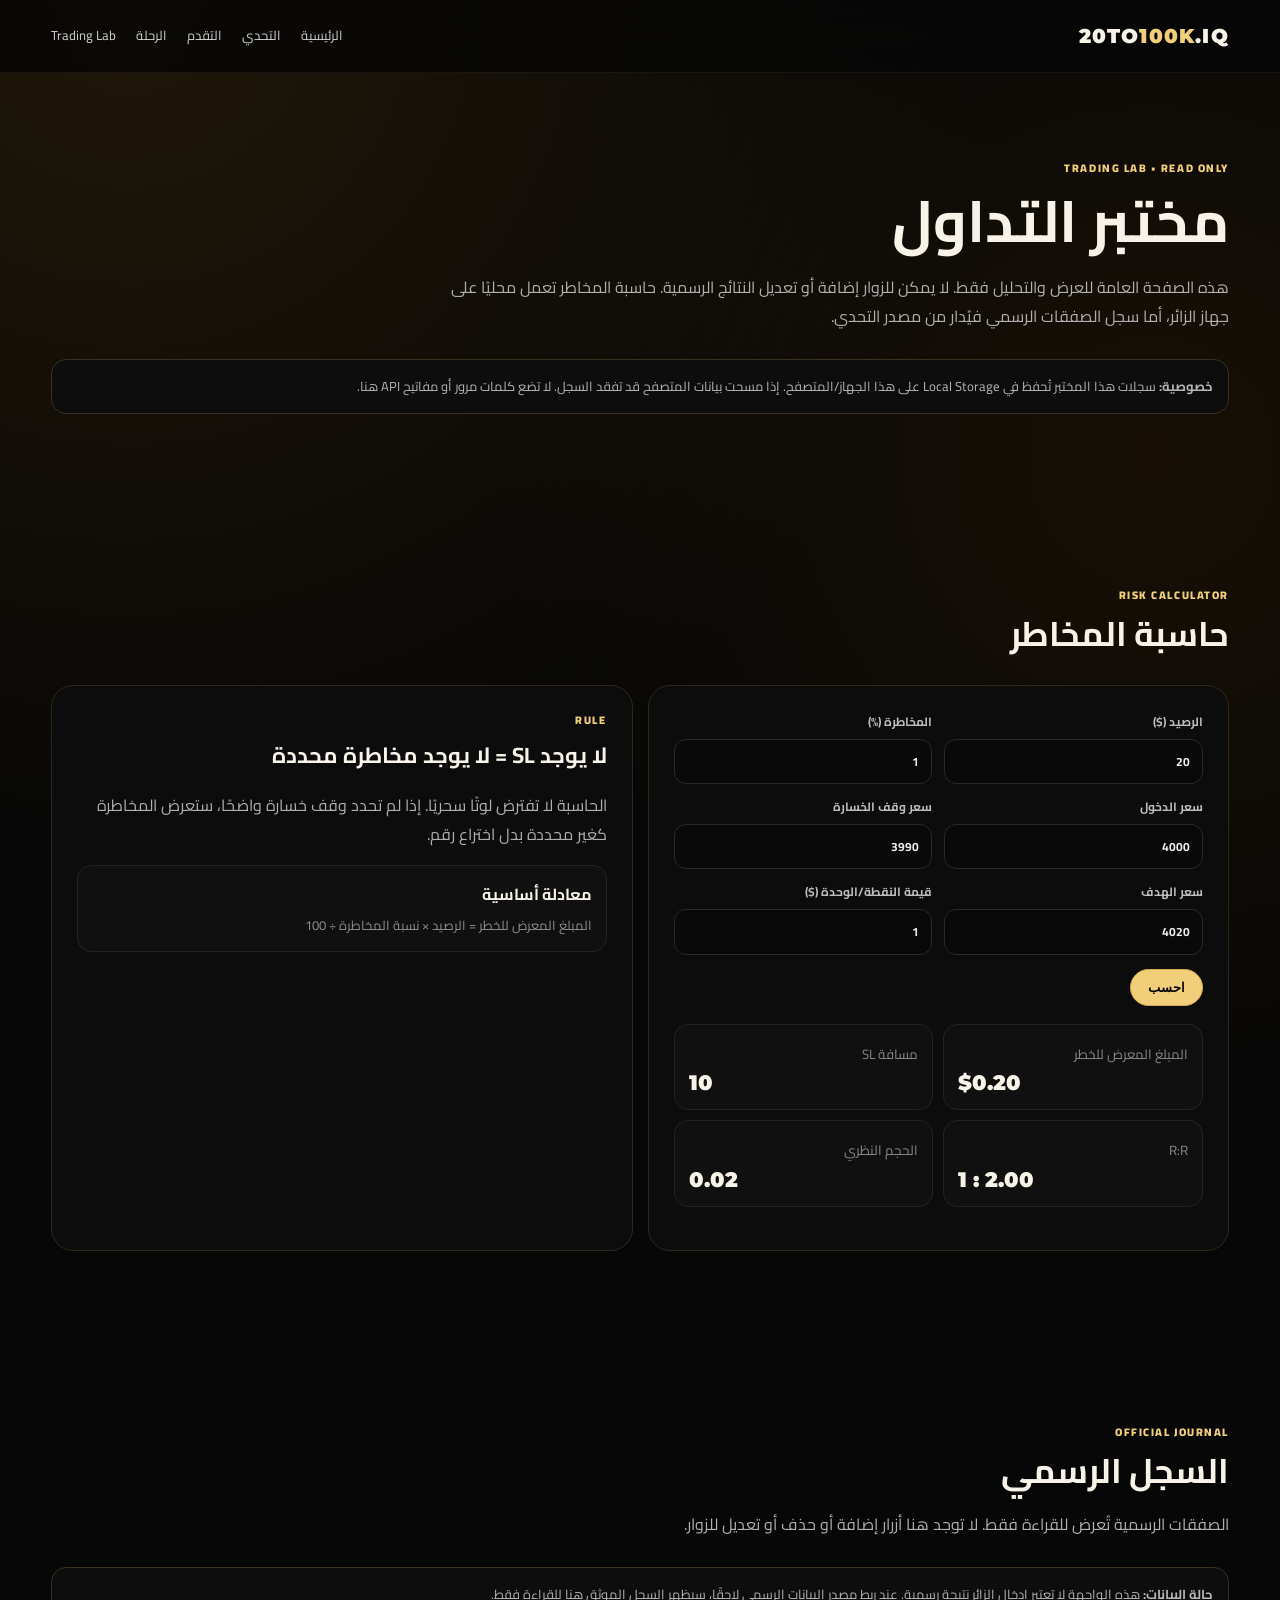
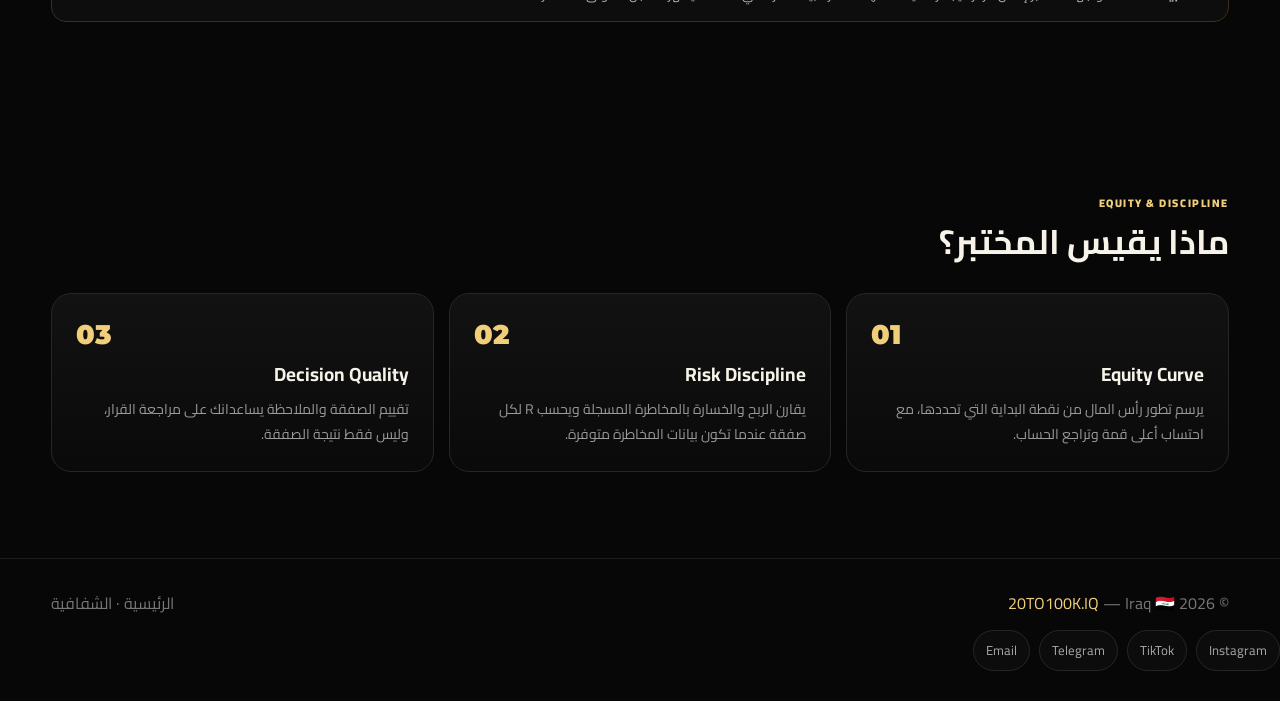
<file: pages/tools.html>
<!doctype html><html lang="ar" dir="rtl"><head><meta charset="utf-8"><meta name="viewport" content="width=device-width,initial-scale=1"><meta name="theme-color" content="#070707"><meta name="description" content="20TO100K.IQ Trading Lab — دفتر تداول خاص وحاسبة مخاطر وتحليل منحنى رأس المال."><title>Trading Lab | 20TO100K.IQ</title><link rel="preconnect" href="https://fonts.googleapis.com"><link rel="preconnect" href="https://fonts.gstatic.com" crossorigin><link href="https://fonts.googleapis.com/css2?family=Cairo:wght@400;500;600;700;800;900&family=Montserrat:wght@700;800;900&display=swap" rel="stylesheet"><link rel="stylesheet" href="../css/style.css"></head><body><header class="nav"><div class="container navin"><a class="logo" href="../index.html">20TO<span>100K</span>.IQ</a><nav class="links"><a href="../index.html">الرئيسية</a><a href="challenge.html">التحدي</a><a href="progress.html">التقدم</a><a href="journey.html">الرحلة</a><a href="tools.html">Trading Lab</a></nav><button class="menu" data-menu aria-label="القائمة">☰</button></div></header><main><section class="section container reveal on"><div class="section-head"><div class="kicker">TRADING LAB • READ ONLY</div><h1 class="page-title">مختبر التداول</h1><p class="lead">هذه الصفحة العامة للعرض والتحليل فقط. لا يمكن للزوار إضافة أو تعديل النتائج الرسمية. حاسبة المخاطر تعمل محليًا على جهاز الزائر، أما سجل الصفقات الرسمي فيُدار من مصدر التحدي.</p></div><div class="notice"><strong>خصوصية:</strong> سجلات هذا المختبر تُحفظ في Local Storage على هذا الجهاز/المتصفح. إذا مسحت بيانات المتصفح قد تفقد السجل. لا تضع كلمات مرور أو مفاتيح API هنا.</div></section><section class="section container reveal on"><div class="section-head"><div class="kicker">RISK CALCULATOR</div><h3>حاسبة المخاطر</h3></div><div class="grid-2"><div class="panel"><div class="form-grid"><label>الرصيد ($)<input id="riskBalance" type="number" min="0" step="0.01" value="20"></label><label>المخاطرة (%)<input id="riskPct" type="number" min="0" max="100" step="0.01" value="1"></label><label>سعر الدخول<input id="entry" type="number" step="0.00001" value="4000"></label><label>سعر وقف الخسارة<input id="sl" type="number" step="0.00001" value="3990"></label><label>سعر الهدف<input id="tp" type="number" step="0.00001" value="4020"></label><label>قيمة النقطة/الوحدة ($)<input id="pointValue" type="number" min="0" step="0.00001" value="1"></label></div><button class="btn primary" id="calcRisk">احسب</button><div class="result-grid" id="riskResult"></div></div><div class="panel"><div class="kicker">RULE</div><h4 style="font-size:22px;margin:5px 0 10px">لا يوجد SL = لا يوجد مخاطرة محددة</h4><p class="lead">الحاسبة لا تفترض لوتًا سحريًا. إذا لم تحدد وقف خسارة واضحًا، ستعرض المخاطرة كغير محددة بدل اختراع رقم.</p><div class="mini-card"><h4>معادلة أساسية</h4><p>المبلغ المعرض للخطر = الرصيد × نسبة المخاطرة ÷ 100</p></div></div></div></section><section class="section container reveal on"><div class="section-head"><div class="kicker">OFFICIAL JOURNAL</div><h3>السجل الرسمي</h3><p class="lead">الصفقات الرسمية تُعرض للقراءة فقط. لا توجد هنا أزرار إضافة أو حذف أو تعديل للزوار.</p></div><div class="notice"><strong>حالة البيانات:</strong> هذه الواجهة لا تعتبر إدخال الزائر نتيجة رسمية. عند ربط مصدر البيانات الرسمي لاحقًا، سيظهر السجل الموثق هنا للقراءة فقط.</div></section><section class="section container reveal on"><div class="section-head"><div class="kicker">EQUITY & DISCIPLINE</div><h3>ماذا يقيس المختبر؟</h3></div><div class="cards"><article class="card"><div class="num">01</div><h4>Equity Curve</h4><p>يرسم تطور رأس المال من نقطة البداية التي تحددها، مع احتساب أعلى قمة وتراجع الحساب.</p></article><article class="card"><div class="num">02</div><h4>Risk Discipline</h4><p>يقارن الربح والخسارة بالمخاطرة المسجلة ويحسب R لكل صفقة عندما تكون بيانات المخاطرة متوفرة.</p></article><article class="card"><div class="num">03</div><h4>Decision Quality</h4><p>تقييم الصفقة والملاحظة يساعدانك على مراجعة القرار، وليس فقط نتيجة الصفقة.</p></article></div></section></main><footer><div class="container foot"><div>© 2026 <span class="gold">20TO100K.IQ</span> — Iraq 🇮🇶</div><div><a href="../index.html">الرئيسية</a> · <a href="transparency.html">الشفافية</a></div></div><div class="social-links" aria-label="Social links"><a target="_blank" rel="noopener" href="https://www.instagram.com/20to100k.iq/">Instagram</a><a target="_blank" rel="noopener" href="https://www.tiktok.com/@20to100k.iq">TikTok</a><a target="_blank" rel="noopener" href="https://t.me/+hdQDOiYvJPU4N2Ri">Telegram</a><a href="mailto:20to100k.iq@gmail.com">Email</a></div></footer><script src="../js/tools.js"></script></body></html>
</file>
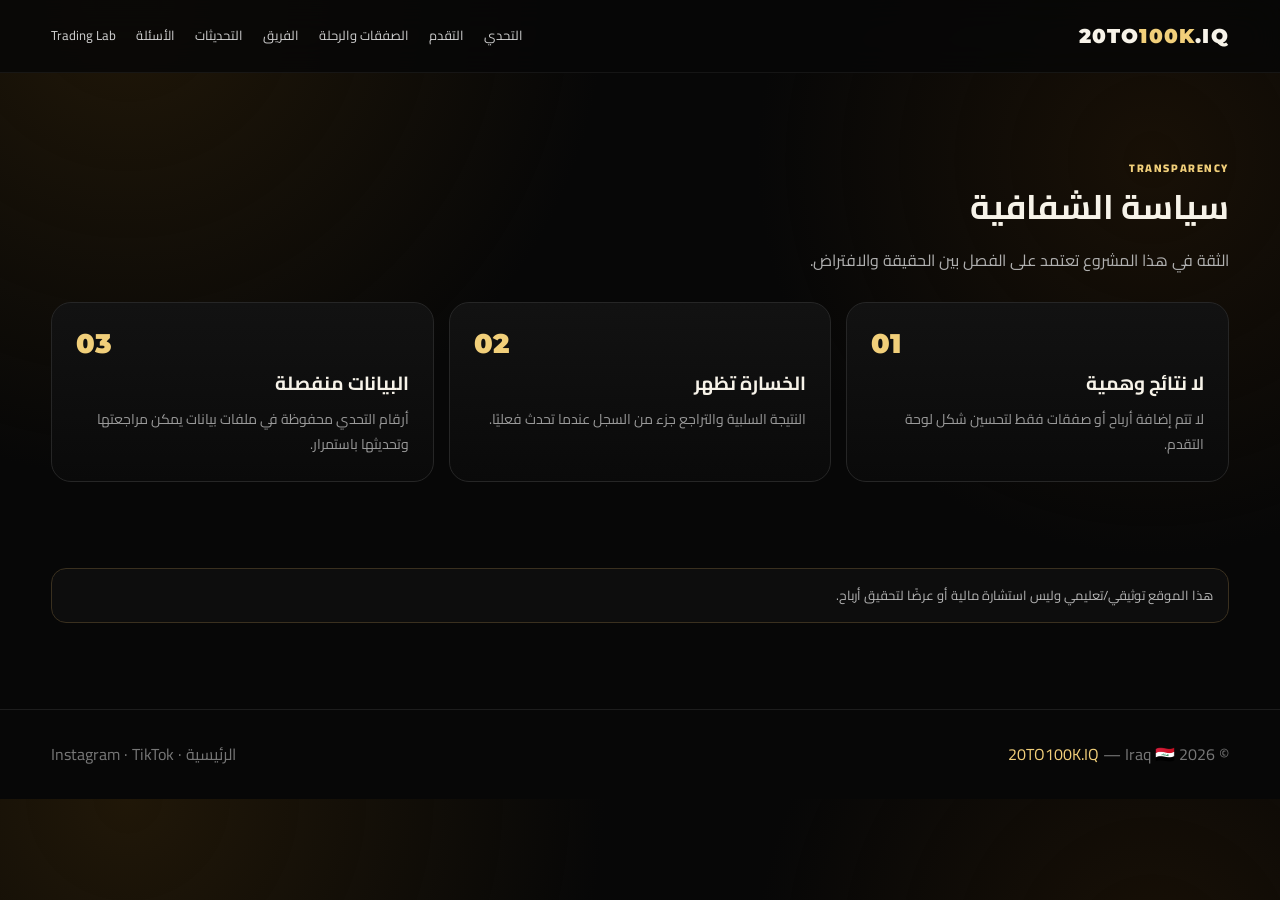
<file: pages/transparency.html>
<!doctype html><html lang="ar" dir="rtl"><head><meta charset="utf-8"><meta name="viewport" content="width=device-width,initial-scale=1"><meta name="theme-color" content="#070707"><title>20TO100K.IQ</title><link rel="preconnect" href="https://fonts.googleapis.com"><link rel="preconnect" href="https://fonts.gstatic.com" crossorigin><link href="https://fonts.googleapis.com/css2?family=Cairo:wght@400;500;600;700;800;900&family=Montserrat:wght@700;800;900&display=swap" rel="stylesheet"><link rel="stylesheet" href="../css/style.css"></head><body><header class="nav"><div class="container navin"><a class="logo" href="../index.html">20TO<span>100K</span>.IQ</a><nav class="links"><a href="challenge.html">التحدي</a><a href="progress.html">التقدم</a><a href="journey.html">الصفقات والرحلة</a><a href="team.html">الفريق</a><a href="updates.html">التحديثات</a><a href="faq.html">الأسئلة</a><a href="tools.html">Trading Lab</a></nav><button class="menu" data-menu aria-label="القائمة">☰</button></div></header><main><section class="section container"><div class="section-head"><div class="kicker">TRANSPARENCY</div><h3>سياسة الشفافية</h3><p class="lead">الثقة في هذا المشروع تعتمد على الفصل بين الحقيقة والافتراض.</p></div><div class="cards"><article class="card"><div class="num">01</div><h4>لا نتائج وهمية</h4><p>لا تتم إضافة أرباح أو صفقات فقط لتحسين شكل لوحة التقدم.</p></article><article class="card"><div class="num">02</div><h4>الخسارة تظهر</h4><p>النتيجة السلبية والتراجع جزء من السجل عندما تحدث فعليًا.</p></article><article class="card"><div class="num">03</div><h4>البيانات منفصلة</h4><p>أرقام التحدي محفوظة في ملفات بيانات يمكن مراجعتها وتحديثها باستمرار.</p></article></div><div class="section" style="padding-bottom:0"><div class="notice">هذا الموقع توثيقي/تعليمي وليس استشارة مالية أو عرضًا لتحقيق أرباح.</div></div></section></main><footer><div class="container foot"><div>© 2026 <span class="gold">20TO100K.IQ</span> — Iraq 🇮🇶</div><div><a href="../index.html">الرئيسية</a> · <a target="_blank" rel="noopener" href="https://www.instagram.com/20to100k.iq/">Instagram</a> · <a target="_blank" rel="noopener" href="https://www.tiktok.com/@20to100k.iq">TikTok</a></div></div></footer><script src="../js/app.js"></script></body></html>
</file>
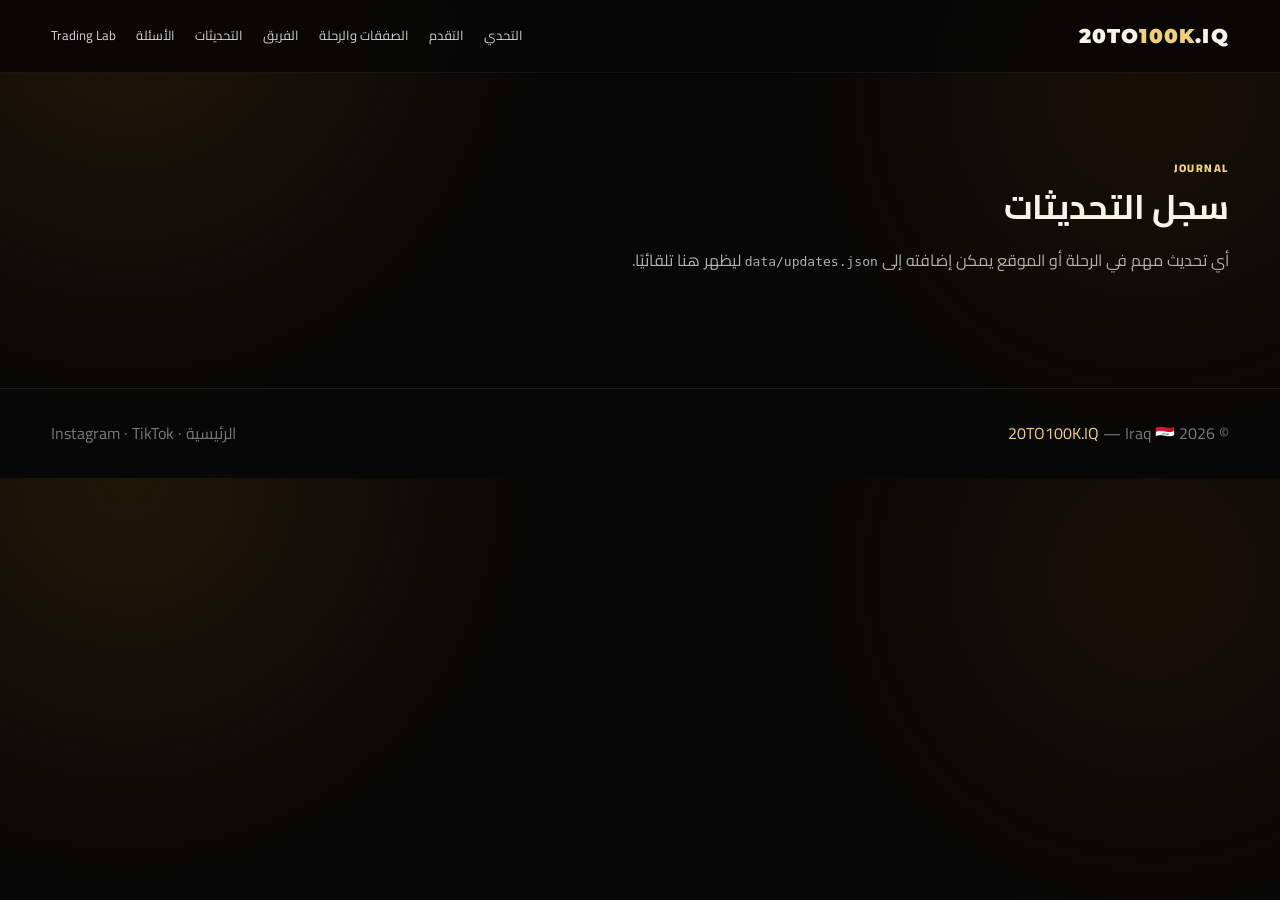
<file: pages/updates.html>
<!doctype html><html lang="ar" dir="rtl"><head><meta charset="utf-8"><meta name="viewport" content="width=device-width,initial-scale=1"><meta name="theme-color" content="#070707"><title>20TO100K.IQ</title><link rel="preconnect" href="https://fonts.googleapis.com"><link rel="preconnect" href="https://fonts.gstatic.com" crossorigin><link href="https://fonts.googleapis.com/css2?family=Cairo:wght@400;500;600;700;800;900&family=Montserrat:wght@700;800;900&display=swap" rel="stylesheet"><link rel="stylesheet" href="../css/style.css"></head><body><header class="nav"><div class="container navin"><a class="logo" href="../index.html">20TO<span>100K</span>.IQ</a><nav class="links"><a href="challenge.html">التحدي</a><a href="progress.html">التقدم</a><a href="journey.html">الصفقات والرحلة</a><a href="team.html">الفريق</a><a href="updates.html">التحديثات</a><a href="faq.html">الأسئلة</a><a href="tools.html">Trading Lab</a></nav><button class="menu" data-menu aria-label="القائمة">☰</button></div></header><main><section class="section container"><div class="section-head"><div class="kicker">JOURNAL</div><h3>سجل التحديثات</h3><p class="lead">أي تحديث مهم في الرحلة أو الموقع يمكن إضافته إلى <code>data/updates.json</code> ليظهر هنا تلقائيًا.</p></div><div class="updates" data-updates></div></section></main><footer><div class="container foot"><div>© 2026 <span class="gold">20TO100K.IQ</span> — Iraq 🇮🇶</div><div><a href="../index.html">الرئيسية</a> · <a target="_blank" rel="noopener" href="https://www.instagram.com/20to100k.iq/">Instagram</a> · <a target="_blank" rel="noopener" href="https://www.tiktok.com/@20to100k.iq">TikTok</a></div></div></footer><script src="../js/app.js"></script></body></html>
</file>
<file: css/style.css>
:root{--bg:#070707;--panel:#0e0e0e;--panel2:#121212;--gold:#d6ab4f;--gold2:#f1cf7a;--text:#f7f3e9;--muted:#a7a7a7;--line:#262626;--green:#7cc58b;--red:#d76b6b;--shadow:0 30px 80px rgba(0,0,0,.42)}
*{box-sizing:border-box}html{scroll-behavior:smooth}body{margin:0;background:radial-gradient(circle at 10% 0,#201708 0,transparent 34%),radial-gradient(circle at 90% 20%,#181006 0,transparent 30%),var(--bg);color:var(--text);font-family:Cairo,system-ui,Arial,sans-serif;line-height:1.8}body.en{font-family:Montserrat,system-ui,Arial,sans-serif}a{text-decoration:none;color:inherit}.container{width:min(1180px,92%);margin:auto}.nav{position:sticky;top:0;z-index:50;background:rgba(7,7,7,.82);backdrop-filter:blur(16px);border-bottom:1px solid rgba(255,255,255,.06)}.navin{height:72px;display:flex;align-items:center;justify-content:space-between;gap:18px}.logo{font:900 20px Montserrat,sans-serif;letter-spacing:.06em;direction:ltr}.logo span{color:var(--gold2)}.links{display:flex;gap:20px;font-size:13px;color:#d1d1d1}.links a:hover{color:var(--gold2)}.menu{display:none;border:1px solid var(--line);background:#111;color:#eee;padding:8px 11px;border-radius:10px}
.hero{min-height:calc(100vh - 72px);display:grid;grid-template-columns:1.05fr .95fr;gap:56px;align-items:center;padding:74px 0}.eyebrow,.kicker{font-size:11px;letter-spacing:.14em;color:var(--gold2);font-weight:900}.hero h1{font:900 clamp(52px,8vw,96px)/.95 Montserrat;margin:14px 0;direction:ltr;text-align:right}.hero h1 span{color:var(--gold2)}.hero h2{font-size:clamp(24px,3vw,38px);margin:0 0 14px;line-height:1.35}.hero p,.lead{color:#b0b0b0}.hero p{font-size:17px;max-width:680px}.pills{display:flex;gap:9px;flex-wrap:wrap;margin-top:18px}.pill{padding:6px 12px;border:1px solid #3b301e;background:#0d0d0d;border-radius:999px;font-size:12px;color:#d9ca9e}.actions{display:flex;gap:10px;flex-wrap:wrap;margin-top:22px}.btn{display:inline-flex;align-items:center;justify-content:center;border:1px solid var(--gold);border-radius:999px;padding:10px 17px;font-weight:900;font-size:13px}.btn.primary{background:var(--gold2);color:#070707}.btn.ghost{border-color:var(--line);background:#0d0d0d;color:#ddd}.visual{position:relative}.visual img{display:block;width:100%;max-height:700px;object-fit:cover;object-position:center;border-radius:24px;border:1px solid #4b3b1f;box-shadow:var(--shadow)}.stamp{position:absolute;right:16px;bottom:16px;background:rgba(5,5,5,.9);border:1px solid #55431f;border-radius:14px;padding:9px 13px;font:700 10px Montserrat;letter-spacing:.08em;direction:ltr}
.section{padding:86px 0}.section-head{max-width:800px;margin-bottom:28px}.section h3{font-size:34px;line-height:1.35;margin:5px 0 8px}.cards{display:grid;grid-template-columns:repeat(3,1fr);gap:15px}.card{background:linear-gradient(180deg,#121212,#0a0a0a);border:1px solid var(--line);border-radius:20px;padding:24px}.card .num{font:900 27px Montserrat;color:var(--gold2);direction:ltr}.card h4{margin:6px 0;font-size:19px}.card p{margin:0;color:#9a9a9a;font-size:14px}.math{display:grid;grid-template-columns:1fr 1fr;gap:16px}.bigcard{border:1px solid #40331c;background:linear-gradient(145deg,#151108,#090909);border-radius:24px;padding:30px}.big-number{font:900 clamp(42px,6vw,72px) Montserrat;color:var(--gold2);direction:ltr}.formula{direction:ltr;text-align:center;font:800 21px Montserrat;background:#080808;border:1px solid #2b261b;border-radius:14px;padding:17px;margin-top:18px}.warning{border-right:3px solid var(--gold);padding:11px 15px;background:#0c0c0c;color:#b6b6b6;font-size:14px}.timeline{display:grid;gap:12px}.time{display:grid;grid-template-columns:75px 1fr;gap:15px}.time>b{font:900 14px Montserrat;color:var(--gold2);direction:ltr;padding-top:5px}.time>div{border-right:1px solid #3a321f;padding:4px 20px 17px 0}.time h4{margin:0;font-size:18px}.time p{margin:2px 0;color:#999;font-size:14px}.dashboard{display:grid;grid-template-columns:1.1fr .9fr;gap:16px}.progressbox,.panel{border:1px solid #302719;background:#0c0c0c;border-radius:22px;padding:25px}.progress-top{display:flex;justify-content:space-between;align-items:flex-end;gap:14px}.status{font-size:12px;font-weight:900;color:var(--gold2)}.big-balance{font:900 clamp(40px,5vw,64px) Montserrat;direction:ltr;color:var(--text)}.subtle{color:#808080;font-size:12px}.bar{height:12px;background:#1b1b1b;border-radius:99px;overflow:hidden;margin:18px 0}.bar i{display:block;height:100%;width:0;background:linear-gradient(90deg,var(--gold),var(--gold2));border-radius:99px}.stats{display:grid;grid-template-columns:repeat(3,1fr);gap:9px}.stat{background:#111;border-radius:14px;padding:13px}.stat strong{display:block;font:900 19px Montserrat;direction:ltr}.stat small{display:block;color:#888;font-size:11px}.milestones{display:grid;gap:10px}.milestone{display:grid;grid-template-columns:70px 1fr 80px;gap:12px;align-items:center;background:#101010;border:1px solid #202020;border-radius:14px;padding:11px}.milestone strong{font:900 12px Montserrat;direction:ltr}.track{height:7px;background:#1a1a1a;border-radius:99px;overflow:hidden}.track i{display:block;height:100%;width:0;background:linear-gradient(90deg,#a27b2f,var(--gold2))}.locked{color:#777}.unlocked{color:var(--gold2)}
.table-wrap{overflow:auto;border:1px solid var(--line);border-radius:18px}.table{width:100%;border-collapse:collapse;min-width:760px}.table th,.table td{padding:12px 14px;border-bottom:1px solid #202020;text-align:right;font-size:13px}.table th{color:#d8c37d;background:#101010}.table td{color:#b5b5b5}.pos{color:var(--green)!important}.neg{color:var(--red)!important}.empty{padding:30px;text-align:center;color:#8b8b8b;background:#0c0c0c}.updates{display:grid;gap:11px}.update{display:grid;grid-template-columns:130px 1fr;gap:16px;padding:16px;background:#0d0d0d;border:1px solid var(--line);border-radius:16px}.update time{font:800 12px Montserrat;color:var(--gold2);direction:ltr}.update h4{margin:0 0 4px;font-size:16px}.update p{margin:0;color:#999;font-size:13px}.team{display:grid;grid-template-columns:repeat(3,1fr);gap:15px}.person{overflow:hidden;padding:0}.person img{width:100%;height:365px;object-fit:cover;display:block;background:#111}.person .body{padding:18px}.person strong{font:900 19px Montserrat;direction:ltr;display:block}.role{font-size:10px;color:var(--gold2);font-weight:900;letter-spacing:.08em}.video{border:1px solid #302719;background:#0a0a0a;padding:15px;border-radius:21px}.video video{display:block;width:100%;max-height:680px;background:#000;border-radius:15px}.faq{display:grid;gap:9px}.faq details{background:#0d0d0d;border:1px solid var(--line);border-radius:14px;padding:14px 17px}.faq summary{cursor:pointer;font-weight:800}.faq p{margin:9px 0 0;color:#999;font-size:14px}.cta{padding:80px 0;text-align:center;background:linear-gradient(180deg,transparent,#100d06,transparent)}.cta h3{font:900 clamp(34px,6vw,58px) Montserrat;direction:ltr;margin:0}.gold{color:var(--gold2)}footer{padding:30px 0;border-top:1px solid #1d1d1d;color:#777}.foot{display:flex;justify-content:space-between;gap:18px}.foot a:hover{color:var(--gold2)}.reveal{opacity:0;transform:translateY(16px);transition:.7s ease}.reveal.on{opacity:1;transform:none}.nowrap{white-space:nowrap}.mini-card{background:#101010;border:1px solid #232323;border-radius:14px;padding:14px}.mini-card h4{margin:0 0 5px}.mini-card p{margin:0;color:#8f8f8f;font-size:13px}.grid-2{display:grid;grid-template-columns:1fr 1fr;gap:15px}.notice{border:1px solid #3a301f;background:#0d0d0d;border-radius:15px;padding:15px;color:#b6b6b6;font-size:13px}.badge{font-size:10px;padding:4px 8px;border-radius:999px;border:1px solid #3c321f;color:var(--gold2);display:inline-block}.back{display:inline-block;margin-top:12px;color:#bbb;font-size:13px}.back:hover{color:var(--gold2)}
@media(max-width:900px){.links{display:none}.links.open{display:flex;position:absolute;top:72px;right:4%;left:4%;padding:14px;flex-direction:column;gap:10px;background:#0b0b0b;border:1px solid var(--line);border-radius:14px;box-shadow:var(--shadow)}.menu{display:block}.hero{grid-template-columns:1fr;padding-top:48px;gap:30px}.hero h1{font-size:56px}.cards,.math,.dashboard,.team,.grid-2{grid-template-columns:1fr}.section{padding:68px 0}.stats{grid-template-columns:1fr}.update{grid-template-columns:1fr;gap:4px}.person img{height:330px}.foot{flex-direction:column}}

.page-title{font-size:clamp(34px,5vw,58px);margin:6px 0;line-height:1.25}.form-grid{display:grid;grid-template-columns:repeat(2,1fr);gap:12px;margin-bottom:14px}label{display:block;color:#bdbdbd;font-size:12px;font-weight:700}input,select,textarea{width:100%;margin-top:6px;background:#090909;color:#eee;border:1px solid #292929;border-radius:12px;padding:11px 12px;font:inherit;outline:none}input:focus,select:focus,textarea:focus{border-color:#80632a}.result-grid{display:grid;grid-template-columns:repeat(2,1fr);gap:10px;margin:18px 0}.result-grid small{color:#888}.equity-chart{margin-top:18px;background:#080808;border:1px solid #202020;border-radius:16px;padding:8px;overflow:hidden}.equity-chart svg{display:block;width:100%;min-height:180px;color:var(--gold2)}.equity-chart text{font:700 11px Montserrat;fill:#777}@media(max-width:650px){.form-grid,.result-grid{grid-template-columns:1fr}.page-title{font-size:38px}}
/* V3 Social Hub */
.social-links{display:flex;gap:9px;flex-wrap:wrap;margin-top:12px;align-items:center}
.social-links a{display:inline-flex;align-items:center;padding:8px 12px;border:1px solid var(--line);border-radius:999px;background:rgba(255,255,255,.02);color:var(--muted);font-size:13px;transition:.2s ease}
.social-links a:hover{color:var(--gold2);border-color:var(--gold)}
</file>
